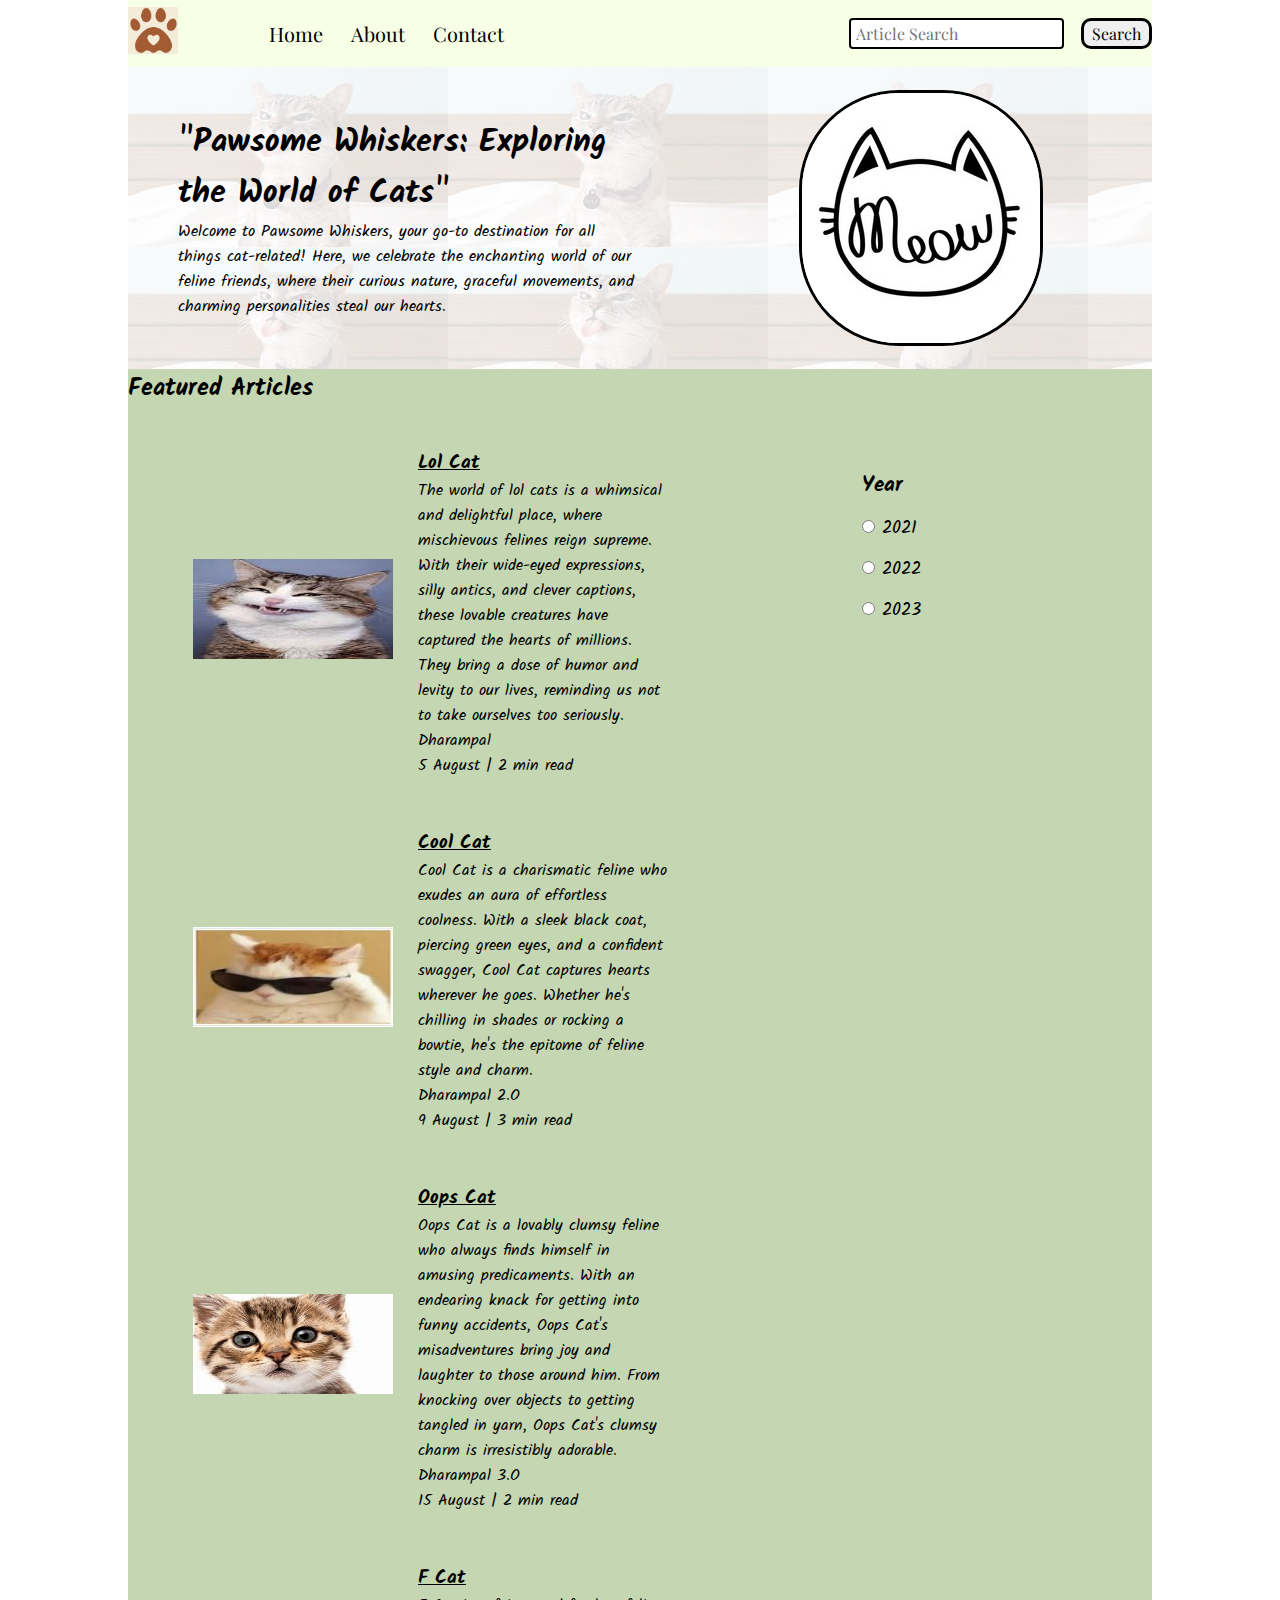
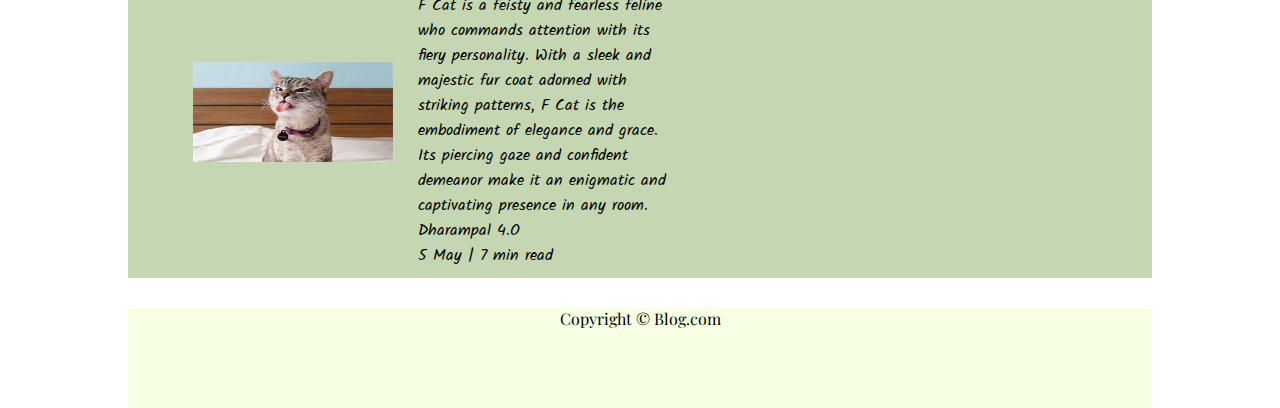
<file: index.html>
<!DOCTYPE html>
<html lang="en">
<head>
    <meta charset="UTF-8">
    <meta name="viewport" content="width=device-width, initial-scale=1.0">
    <title>Pawsome Whiskers</title>
    <link rel="stylesheet" href="css/utils.css">
    <link rel="stylesheet" href="css/styles.css">
    <link rel="stylesheet" href="css/mobile.css">
    <!-- <link href="https://cdn.jsdelivr.net/npm/bootstrap@5.3.0/dist/css/bootstrap.min.css" rel="stylesheet" integrity="sha384-9ndCyUaIbzAi2FUVXJi0CjmCapSmO7SnpJef0486qhLnuZ2cdeRhO02iuK6FUUVM" crossorigin="anonymous"> -->
    <link rel="preconnect" href="https://fonts.googleapis.com">
    <link rel="preconnect" href="https://fonts.gstatic.com" crossorigin>
    <link href="https://fonts.googleapis.com/css2?family=Fasthand&family=Kalam:wght@300&family=Playfair+Display&display=swap" rel="stylesheet">
</head>
<body>
    <nav class="navigation max-width-1 m-auto ">
        <div class="nav-left">
            <a href="/">
                <span><img src="images/v987-11a.jpg" alt="logo" width="50
                    px"></span>
            </a>
            <ul>
                <li><a href="index.html">Home</a></li>
                <li><a href="">About</a></li>
                <li><a href="./contact.html">Contact</a></li>
            </ul>
        </div>
        <div class="nav-right">
            <form action="./search.html" name="query" method="get">
                <input class="form-input" type="text" placeholder="Article Search">
                <button class="btn">Search</button>
            </form>
        </div>
    </nav>

    <div class="content max-width-1 m-auto">
        <div class="content-left">
            <h1>"Pawsome Whiskers: Exploring the World of Cats"</h1>
            <p>Welcome to Pawsome Whiskers, your go-to destination for all things cat-related! Here, we celebrate the enchanting world of our feline friends, where their curious nature, graceful movements, and charming personalities steal our hearts.</p>
        </div>
        <div class="content-right">
            <img src="images/logo" alt="img">
        </div>
    </div>
    <!-- <div class="max-width-1 m-auto">
        <hr>
    </div> -->
    <div class="home-articles max-width-1 m-auto font2">
        <div class="year-box  adjust-year">
        <h3>Year</h3>
        <div>
            <input type="radio" name="year" id=""> 2021
        </div>

        <div>
            <input type="radio" name="year" id=""> 2022
        </div>

        <div>
            <input type="radio" name="year" id=""> 2023
        </div>
    </div>
        <h2>Featured Articles</h2>
        <div class="home-article">
            <div class="home-article-img">
                <img src="images/th.jpg" alt="cat1">
            </div>
            <div class="home-article-content">
                <a href="/"><h3>Lol Cat</h3></a>
                <p>The world of lol cats is a whimsical and delightful place, where mischievous felines reign supreme. With their wide-eyed expressions, silly antics, and clever captions, these lovable creatures have captured the hearts of millions. They bring a dose of humor and levity to our lives, reminding us not to take ourselves too seriously. </p>
                <div>Dharampal</div>
                <span>5 August | 2 min read</span>
            </div>
        </div>

        <div class="home-article">
            <div class="home-article-img">
                <img src="images/th (2).jpg" alt="cat1">
            </div>
            <div class="home-article-content">
                <a href="/"><h3>Cool Cat</h3></a>
                <p>Cool Cat is a charismatic feline who exudes an aura of effortless coolness. With a sleek black coat, piercing green eyes, and a confident swagger, Cool Cat captures hearts wherever he goes. Whether he's chilling in shades or rocking a bowtie, he's the epitome of feline style and charm. </p>
                <div>Dharampal 2.O</div>
                <span>9 August | 3 min read</span>
            </div>
        </div>

        <div class="home-article">
            <div class="home-article-img">
                <img src="images/th (3).jpg" alt="cat1">
            </div>
            <div class="home-article-content">
                <a href="/"><h3>Oops Cat</h3></a>
                <p>Oops Cat is a lovably clumsy feline who always finds himself in amusing predicaments. With an endearing knack for getting into funny accidents, Oops Cat's misadventures bring joy and laughter to those around him. From knocking over objects to getting tangled in yarn, Oops Cat's clumsy charm is irresistibly adorable. </p>
                <div>Dharampal 3.O</div>
                <span>15 August | 2 min read</span>
            </div>
        </div>

        <div class="home-article">
            <div class="home-article-img">
                <img src="images/th (1).jpg" alt="cat1">
            </div>
            <div class="home-article-content">
                <a href="/"><h3>F Cat</h3></a>
                <p>F Cat is a feisty and fearless feline who commands attention with its fiery personality. With a sleek and majestic fur coat adorned with striking patterns, F Cat is the embodiment of elegance and grace. Its piercing gaze and confident demeanor make it an enigmatic and captivating presence in any room.
                </p>
                <div>Dharampal 4.O</div>
                <span>5 May | 7 min read</span>
            </div>
        </div>
    </div>
    <div class="footer max-width-1 m-auto">
        <p>Copyright &copy; Blog.com</p>
        <!-- <a href="https://www.vecteezy.com/vector-art/5022141-overhead-shot-of-man-working-on-laptop-flat-lay-top-view-office-table-home-learning-hand-typing-on-laptop">Credits:Vecteezy</a> -->
    </div>
    <!-- <script src="https://cdn.jsdelivr.net/npm/bootstrap@5.3.0/dist/js/bootstrap.bundle.min.js" integrity="sha384-geWF76RCwLtnZ8qwWowPQNguL3RmwHVBC9FhGdlKrxdiJJigb/j/68SIy3Te4Bkz" crossorigin="anonymous"></script>
</body> -->
</html>
</file>
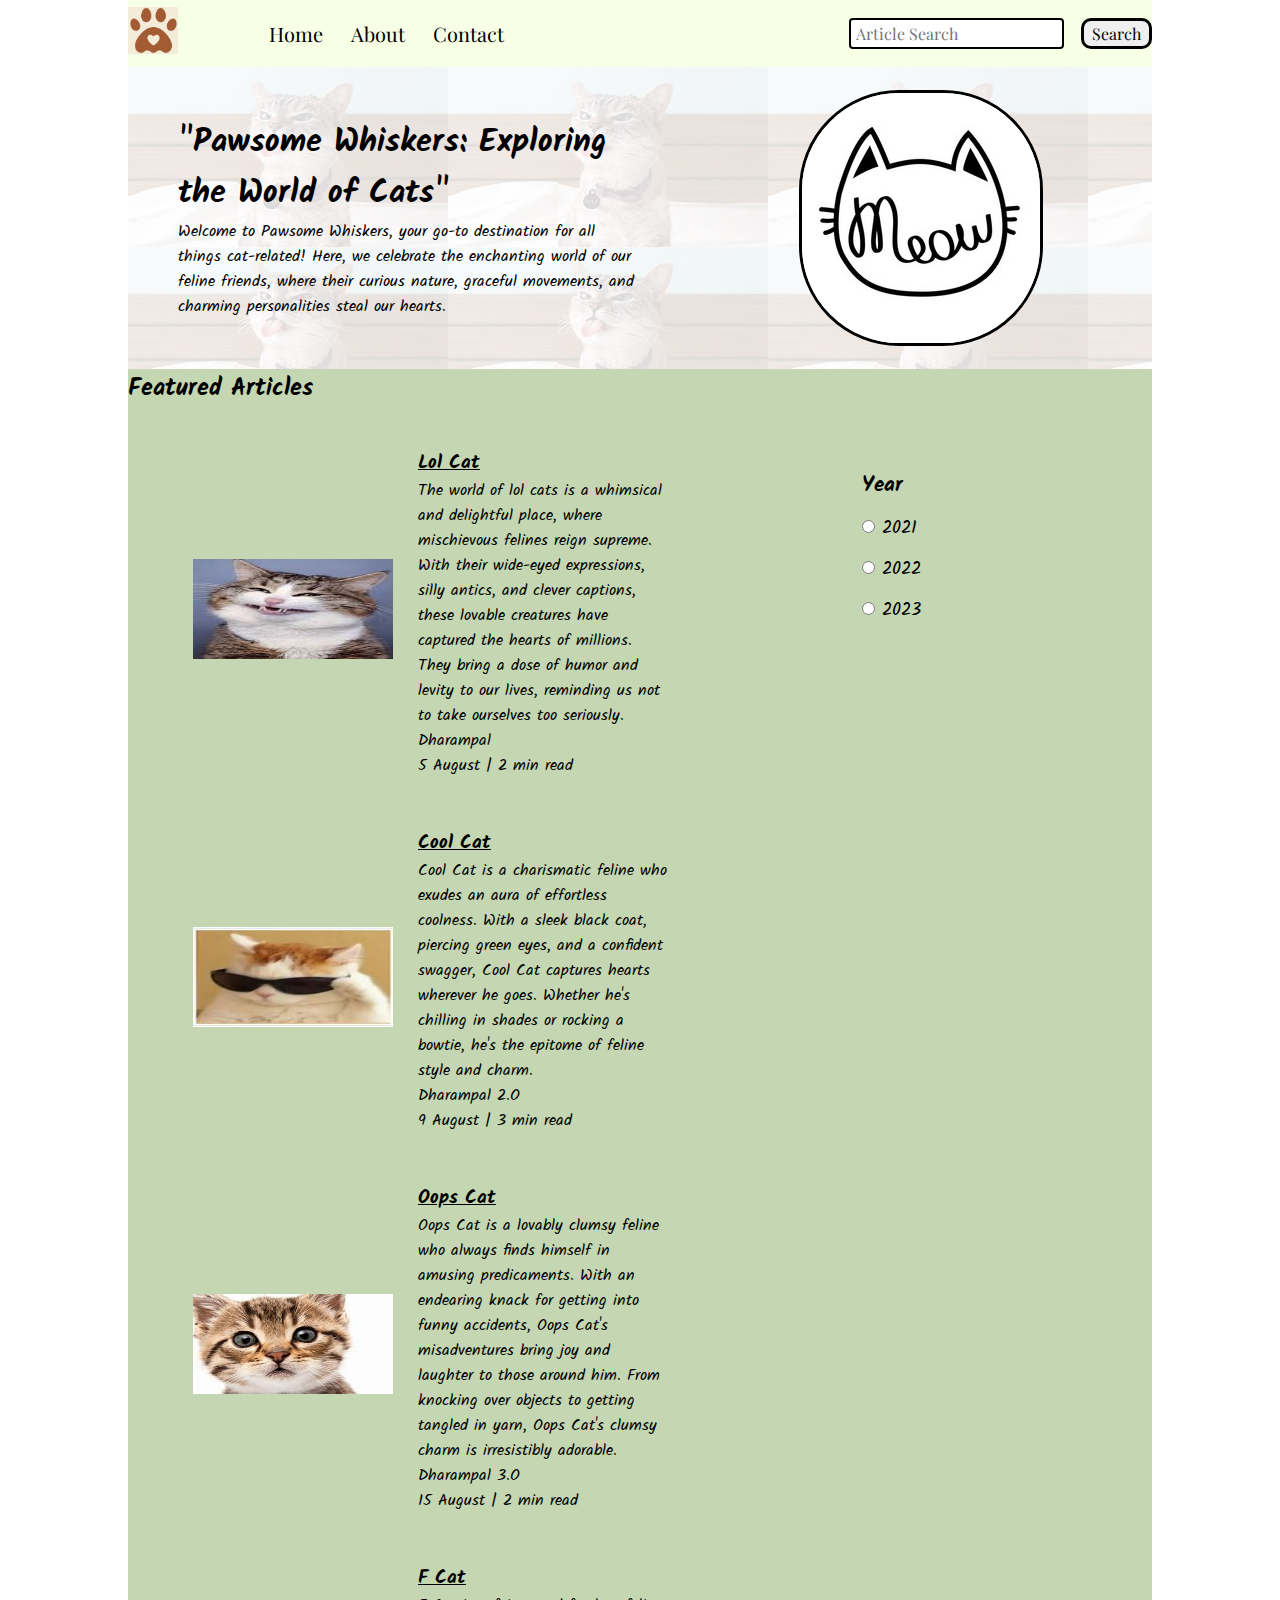
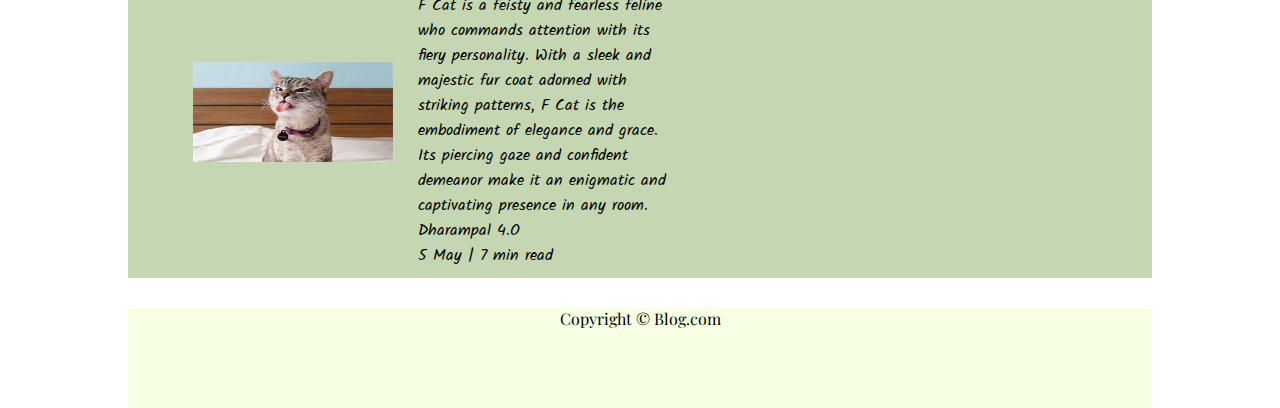
<file: blog-website/index.html>
<!DOCTYPE html>
<html lang="en">
<head>
    <meta charset="UTF-8">
    <meta name="viewport" content="width=device-width, initial-scale=1.0">
    <title>Pawsome Whiskers</title>
    <link rel="stylesheet" href="css/utils.css">
    <link rel="stylesheet" href="css/styles.css">
    <link rel="stylesheet" href="css/mobile.css">
    <!-- <link href="https://cdn.jsdelivr.net/npm/bootstrap@5.3.0/dist/css/bootstrap.min.css" rel="stylesheet" integrity="sha384-9ndCyUaIbzAi2FUVXJi0CjmCapSmO7SnpJef0486qhLnuZ2cdeRhO02iuK6FUUVM" crossorigin="anonymous"> -->
    <link rel="preconnect" href="https://fonts.googleapis.com">
    <link rel="preconnect" href="https://fonts.gstatic.com" crossorigin>
    <link href="https://fonts.googleapis.com/css2?family=Fasthand&family=Kalam:wght@300&family=Playfair+Display&display=swap" rel="stylesheet">
</head>
<body>
    <nav class="navigation max-width-1 m-auto ">
        <div class="nav-left">
            <a href="/">
                <span><img src="images/v987-11a.jpg" alt="logo" width="50
                    px"></span>
            </a>
            <ul>
                <li><a href="/">Home</a></li>
                <li><a href="">About</a></li>
                <li><a href="./contact.html">Contact</a></li>
            </ul>
        </div>
        <div class="nav-right">
            <form action="/search.html" name="query" method="get">
                <input class="form-input" type="text" placeholder="Article Search">
                <button class="btn">Search</button>
            </form>
        </div>
    </nav>

    <div class="content max-width-1 m-auto">
        <div class="content-left">
            <h1>"Pawsome Whiskers: Exploring the World of Cats"</h1>
            <p>Welcome to Pawsome Whiskers, your go-to destination for all things cat-related! Here, we celebrate the enchanting world of our feline friends, where their curious nature, graceful movements, and charming personalities steal our hearts.</p>
        </div>
        <div class="content-right">
            <img src="images/logo" alt="img">
        </div>
    </div>
    <!-- <div class="max-width-1 m-auto">
        <hr>
    </div> -->
    <div class="home-articles max-width-1 m-auto font2">
        <div class="year-box  adjust-year">
        <h3>Year</h3>
        <div>
            <input type="radio" name="year" id=""> 2021
        </div>

        <div>
            <input type="radio" name="year" id=""> 2022
        </div>

        <div>
            <input type="radio" name="year" id=""> 2023
        </div>
    </div>
        <h2>Featured Articles</h2>
        <div class="home-article">
            <div class="home-article-img">
                <img src="images/th.jpg" alt="cat1">
            </div>
            <div class="home-article-content">
                <a href="/"><h3>Lol Cat</h3></a>
                <p>The world of lol cats is a whimsical and delightful place, where mischievous felines reign supreme. With their wide-eyed expressions, silly antics, and clever captions, these lovable creatures have captured the hearts of millions. They bring a dose of humor and levity to our lives, reminding us not to take ourselves too seriously. </p>
                <div>Dharampal</div>
                <span>5 August | 2 min read</span>
            </div>
        </div>

        <div class="home-article">
            <div class="home-article-img">
                <img src="images/th (2).jpg" alt="cat1">
            </div>
            <div class="home-article-content">
                <a href="/"><h3>Cool Cat</h3></a>
                <p>Cool Cat is a charismatic feline who exudes an aura of effortless coolness. With a sleek black coat, piercing green eyes, and a confident swagger, Cool Cat captures hearts wherever he goes. Whether he's chilling in shades or rocking a bowtie, he's the epitome of feline style and charm. </p>
                <div>Dharampal 2.O</div>
                <span>9 August | 3 min read</span>
            </div>
        </div>

        <div class="home-article">
            <div class="home-article-img">
                <img src="images/th (3).jpg" alt="cat1">
            </div>
            <div class="home-article-content">
                <a href="/"><h3>Oops Cat</h3></a>
                <p>Oops Cat is a lovably clumsy feline who always finds himself in amusing predicaments. With an endearing knack for getting into funny accidents, Oops Cat's misadventures bring joy and laughter to those around him. From knocking over objects to getting tangled in yarn, Oops Cat's clumsy charm is irresistibly adorable. </p>
                <div>Dharampal 3.O</div>
                <span>15 August | 2 min read</span>
            </div>
        </div>

        <div class="home-article">
            <div class="home-article-img">
                <img src="images/th (1).jpg" alt="cat1">
            </div>
            <div class="home-article-content">
                <a href="/"><h3>F Cat</h3></a>
                <p>F Cat is a feisty and fearless feline who commands attention with its fiery personality. With a sleek and majestic fur coat adorned with striking patterns, F Cat is the embodiment of elegance and grace. Its piercing gaze and confident demeanor make it an enigmatic and captivating presence in any room.
                </p>
                <div>Dharampal 4.O</div>
                <span>5 May | 7 min read</span>
            </div>
        </div>
    </div>
    <div class="footer max-width-1 m-auto">
        <p>Copyright &copy; Blog.com</p>
        <!-- <a href="https://www.vecteezy.com/vector-art/5022141-overhead-shot-of-man-working-on-laptop-flat-lay-top-view-office-table-home-learning-hand-typing-on-laptop">Credits:Vecteezy</a> -->
    </div>
    <!-- <script src="https://cdn.jsdelivr.net/npm/bootstrap@5.3.0/dist/js/bootstrap.bundle.min.js" integrity="sha384-geWF76RCwLtnZ8qwWowPQNguL3RmwHVBC9FhGdlKrxdiJJigb/j/68SIy3Te4Bkz" crossorigin="anonymous"></script>
</body> -->
</html>
</file>
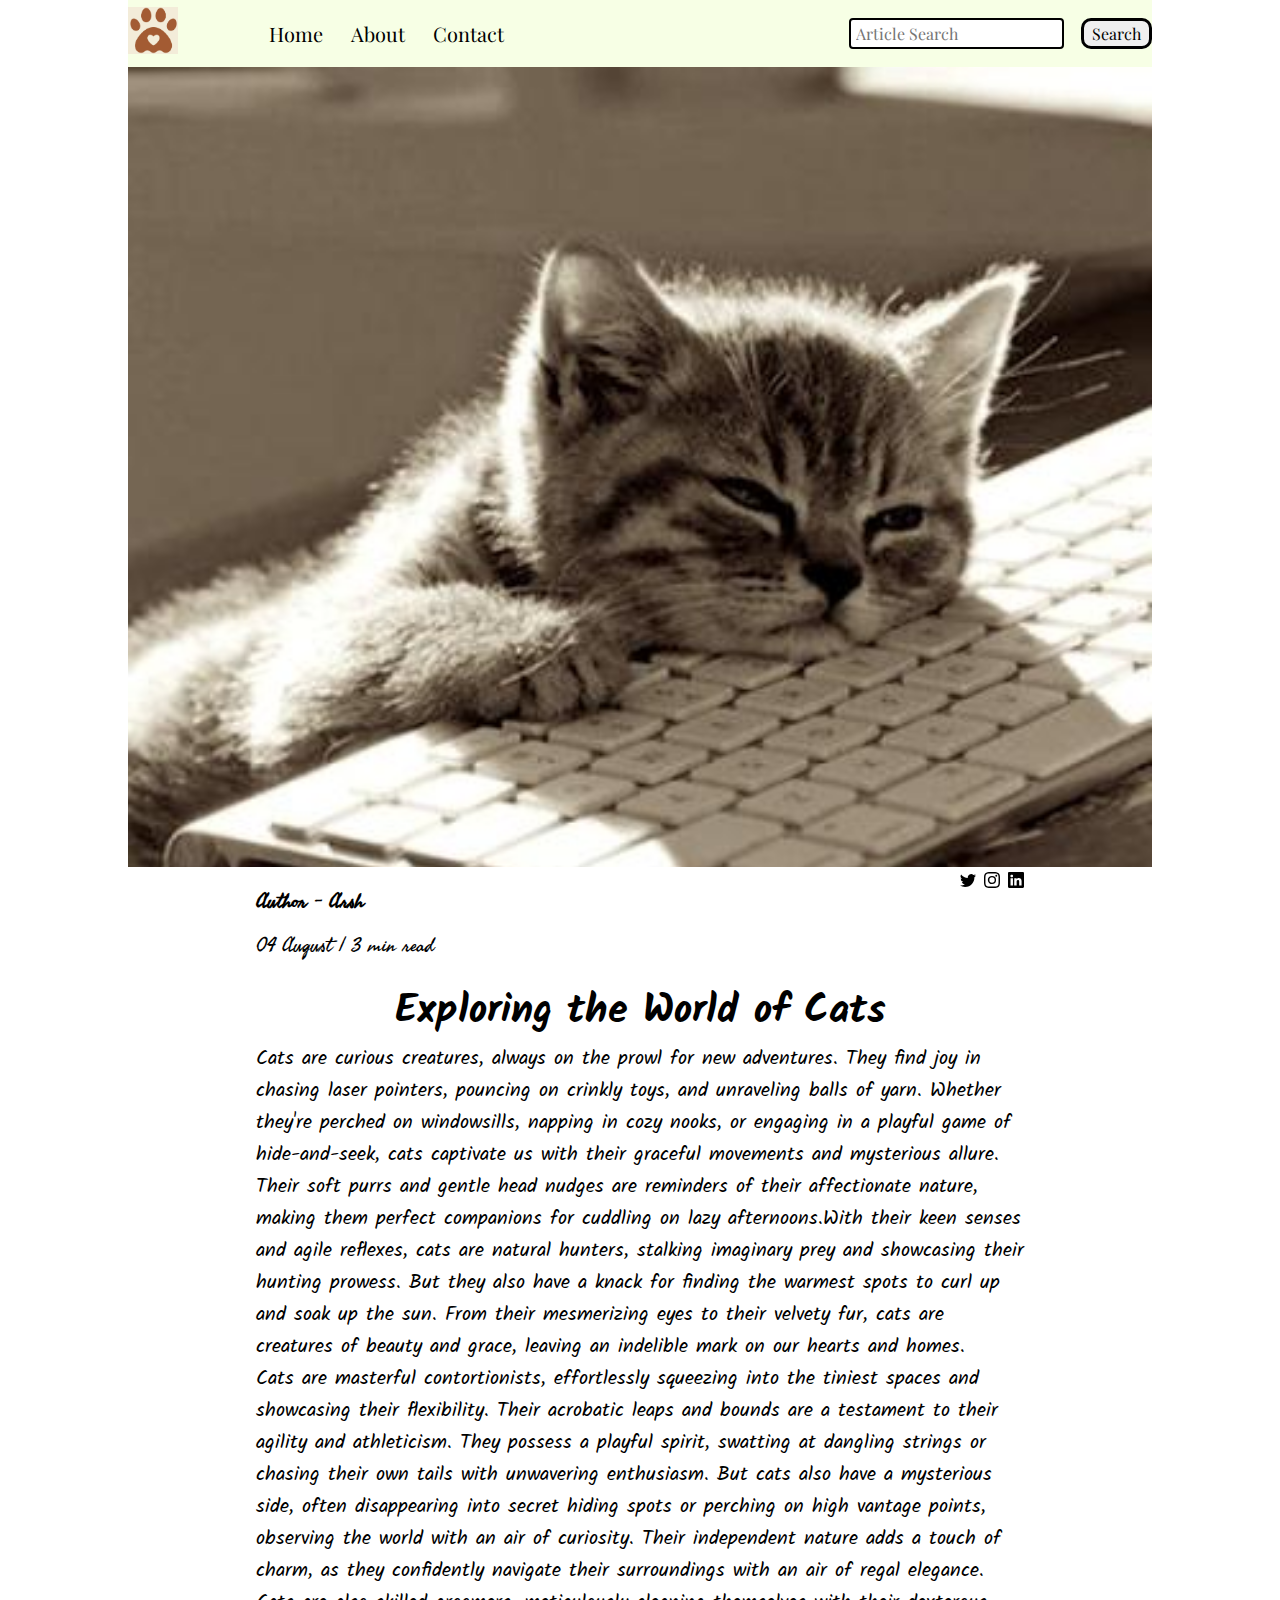
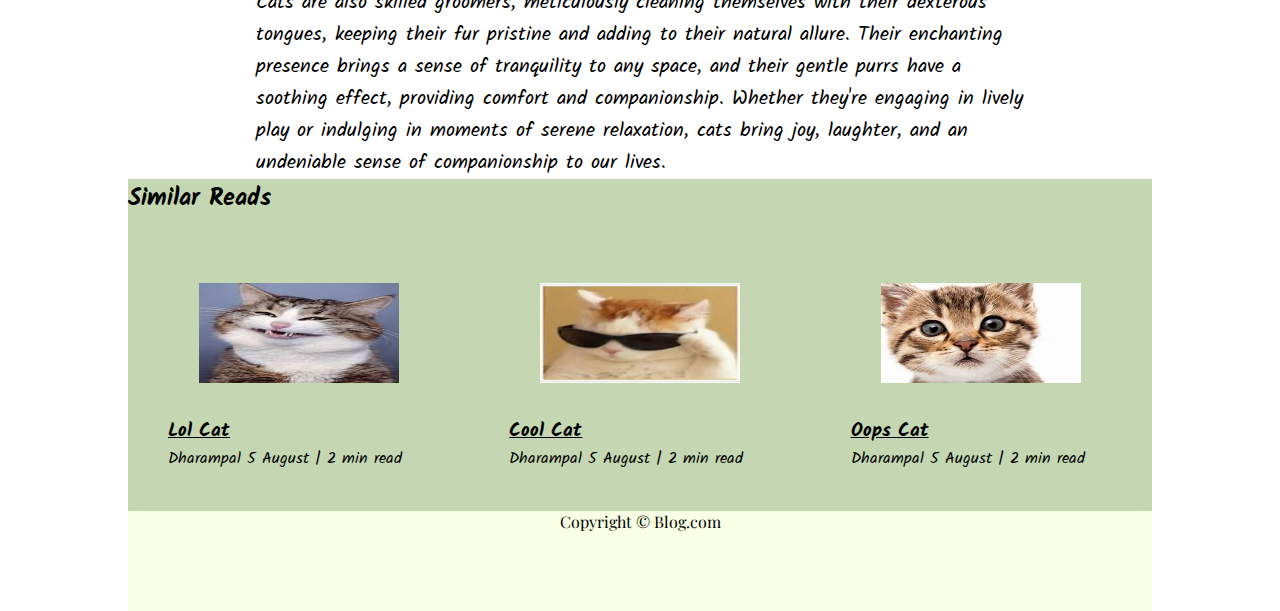
<file: blog.html>
<!DOCTYPE html>
<html lang="en">
<head>
    <meta charset="UTF-8">
    <meta name="viewport" content="width=device-width, initial-scale=1.0">
    
    <title>Pawsome Whiskers</title>
    <link rel="stylesheet" href="css/blog.css">
    <link rel="stylesheet" href="css/utils.css">
    <link rel="stylesheet" href="css/styles.css">
    <link rel="stylesheet" href="css/mobile.css">
    <link href="https://cdn.jsdelivr.net/npm/bootstrap@5.3.0/dist/css/bootstrap.min.css" rel="stylesheet" integrity="sha384-9ndCyUaIbzAi2FUVXJi0CjmCapSmO7SnpJef0486qhLnuZ2cdeRhO02iuK6FUUVM" crossorigin="anonymous">
    <link rel="preconnect" href="https://fonts.googleapis.com">
    <link rel="preconnect" href="https://fonts.gstatic.com" crossorigin>
    <link href="https://fonts.googleapis.com/css2?family=Fasthand&family=Kalam:wght@300&family=Playfair+Display&display=swap" rel="stylesheet">
</head>
<body>
    <nav class="navigation max-width-1 m-auto">
        <div class="nav-left">
            <a href="/">
                <span><img src="images/v987-11a.jpg" alt="logo" width="50
                    px"></span>
            </a>
            <ul>
                <li><a href="./index.html">Home</a></li>
                <li><a href="">About</a></li>
                <li><a href="./contact.html">Contact</a></li>
            </ul>
        </div>
        <div class="nav-right">
            <form action="./search.html" name="query" method="get">
                <input class="form-input" type="text" placeholder="Article Search">
                <button class="btn">Search</button>
            </form>
        </div>
    </nav>

    <div class="post-img max-width-1 m-auto">
        <img class="max-width-1" src="./images/catto.jpg" alt="cat">
    </div>

    <div class="m-auto blog-post-content max-width-2 ">
        <div class="blog-post-meta">
            <div class="author-info">
                <div>
                    <b>Author - Arsh</b>
                </div>
                <div>
                    04 August  |  3 min read
                </div>
            </div>
            <div class="social">
                <svg xmlns="http://www.w3.org/2000/svg" width="16" height="16" fill="currentColor" class="bi bi-twitter" viewBox="0 0 16 16">
                    <path d="M5.026 15c6.038 0 9.341-5.003 9.341-9.334 0-.14 0-.282-.006-.422A6.685 6.685 0 0 0 16 3.542a6.658 6.658 0 0 1-1.889.518 3.301 3.301 0 0 0 1.447-1.817 6.533 6.533 0 0 1-2.087.793A3.286 3.286 0 0 0 7.875 6.03a9.325 9.325 0 0 1-6.767-3.429 3.289 3.289 0 0 0 1.018 4.382A3.323 3.323 0 0 1 .64 6.575v.045a3.288 3.288 0 0 0 2.632 3.218 3.203 3.203 0 0 1-.865.115 3.23 3.23 0 0 1-.614-.057 3.283 3.283 0 0 0 3.067 2.277A6.588 6.588 0 0 1 .78 13.58a6.32 6.32 0 0 1-.78-.045A9.344 9.344 0 0 0 5.026 15z"/>
                  </svg>
                  <svg xmlns="http://www.w3.org/2000/svg" width="16" height="16" fill="currentColor" class="bi bi-instagram" viewBox="0 0 16 16">
                    <path d="M8 0C5.829 0 5.556.01 4.703.048 3.85.088 3.269.222 2.76.42a3.917 3.917 0 0 0-1.417.923A3.927 3.927 0 0 0 .42 2.76C.222 3.268.087 3.85.048 4.7.01 5.555 0 5.827 0 8.001c0 2.172.01 2.444.048 3.297.04.852.174 1.433.372 1.942.205.526.478.972.923 1.417.444.445.89.719 1.416.923.51.198 1.09.333 1.942.372C5.555 15.99 5.827 16 8 16s2.444-.01 3.298-.048c.851-.04 1.434-.174 1.943-.372a3.916 3.916 0 0 0 1.416-.923c.445-.445.718-.891.923-1.417.197-.509.332-1.09.372-1.942C15.99 10.445 16 10.173 16 8s-.01-2.445-.048-3.299c-.04-.851-.175-1.433-.372-1.941a3.926 3.926 0 0 0-.923-1.417A3.911 3.911 0 0 0 13.24.42c-.51-.198-1.092-.333-1.943-.372C10.443.01 10.172 0 7.998 0h.003zm-.717 1.442h.718c2.136 0 2.389.007 3.232.046.78.035 1.204.166 1.486.275.373.145.64.319.92.599.28.28.453.546.598.92.11.281.24.705.275 1.485.039.843.047 1.096.047 3.231s-.008 2.389-.047 3.232c-.035.78-.166 1.203-.275 1.485a2.47 2.47 0 0 1-.599.919c-.28.28-.546.453-.92.598-.28.11-.704.24-1.485.276-.843.038-1.096.047-3.232.047s-2.39-.009-3.233-.047c-.78-.036-1.203-.166-1.485-.276a2.478 2.478 0 0 1-.92-.598 2.48 2.48 0 0 1-.6-.92c-.109-.281-.24-.705-.275-1.485-.038-.843-.046-1.096-.046-3.233 0-2.136.008-2.388.046-3.231.036-.78.166-1.204.276-1.486.145-.373.319-.64.599-.92.28-.28.546-.453.92-.598.282-.11.705-.24 1.485-.276.738-.034 1.024-.044 2.515-.045v.002zm4.988 1.328a.96.96 0 1 0 0 1.92.96.96 0 0 0 0-1.92zm-4.27 1.122a4.109 4.109 0 1 0 0 8.217 4.109 4.109 0 0 0 0-8.217zm0 1.441a2.667 2.667 0 1 1 0 5.334 2.667 2.667 0 0 1 0-5.334z"/>
                  </svg>
                  <svg xmlns="http://www.w3.org/2000/svg" width="16" height="16" fill="currentColor" class="bi bi-linkedin" viewBox="0 0 16 16">
                    <path d="M0 1.146C0 .513.526 0 1.175 0h13.65C15.474 0 16 .513 16 1.146v13.708c0 .633-.526 1.146-1.175 1.146H1.175C.526 16 0 15.487 0 14.854V1.146zm4.943 12.248V6.169H2.542v7.225h2.401zm-1.2-8.212c.837 0 1.358-.554 1.358-1.248-.015-.709-.52-1.248-1.342-1.248-.822 0-1.359.54-1.359 1.248 0 .694.521 1.248 1.327 1.248h.016zm4.908 8.212V9.359c0-.216.016-.432.08-.586.173-.431.568-.878 1.232-.878.869 0 1.216.662 1.216 1.634v3.865h2.401V9.25c0-2.22-1.184-3.252-2.764-3.252-1.274 0-1.845.7-2.165 1.193v.025h-.016a5.54 5.54 0 0 1 .016-.025V6.169h-2.4c.03.678 0 7.225 0 7.225h2.4z"/>
                  </svg>
            </div>
        </div>
            <h1>Exploring the World of Cats</h1>
            <p>Cats are curious creatures, always on the prowl for new adventures. They find joy in chasing laser pointers, pouncing on crinkly toys, and unraveling balls of yarn. Whether they're perched on windowsills, napping in cozy nooks, or engaging in a playful game of hide-and-seek, cats captivate us with their graceful movements and mysterious allure. Their soft purrs and gentle head nudges are reminders of their affectionate nature, making them perfect companions for cuddling on lazy afternoons.With their keen senses and agile reflexes, cats are natural hunters, stalking imaginary prey and showcasing their hunting prowess. But they also have a knack for finding the warmest spots to curl up and soak up the sun. From their mesmerizing eyes to their velvety fur, cats are creatures of beauty and grace, leaving an indelible mark on our hearts and homes. </p>
            <p>Cats are masterful contortionists, effortlessly squeezing into the tiniest spaces and showcasing their flexibility. Their acrobatic leaps and bounds are a testament to their agility and athleticism. They possess a playful spirit, swatting at dangling strings or chasing their own tails with unwavering enthusiasm. But cats also have a mysterious side, often disappearing into secret hiding spots or perching on high vantage points, observing the world with an air of curiosity. Their independent nature adds a touch of charm, as they confidently navigate their surroundings with an air of regal elegance. Cats are also skilled groomers, meticulously cleaning themselves with their dexterous tongues, keeping their fur pristine and adding to their natural allure. Their enchanting presence brings a sense of tranquility to any space, and their gentle purrs have a soothing effect, providing comfort and companionship. Whether they're engaging in lively play or indulging in moments of serene relaxation, cats bring joy, laughter, and an undeniable sense of companionship to our lives.</p>
        </div>  

    <div class="home-articles max-width-1 m-auto font2">
        <h2>Similar Reads</h2>
        <div class="row ">
            <div class="home-article more-post">
                <div class="home-article-img">
                    <img src="images/th.jpg" alt="cat1">
                </div>
                <div class="home-article-content">
                    <a href="/"><h3>Lol Cat</h3></a>
                    <!-- <p>The world of lol cats is a whimsical and delightful place, where mischievous felines reign supreme. With their wide-eyed expressions, silly antics, and clever captions, these lovable creatures have captured the hearts of millions. They bring a dose of humor and levity to our lives, reminding us not to take ourselves too seriously. </p> -->
                    <span>Dharampal</span>
                    <span>5 August | 2 min read</span>
                </div>
            </div>
    
            <div class="home-article more-post">
                <div class="home-article-img">
                    <img src="images/th (2).jpg" alt="cat1">
                </div>
                <div class="home-article-content">
                    <a href="/"><h3>Cool Cat</h3></a>
                    <!-- <p>The world of lol cats is a whimsical and delightful place, where mischievous felines reign supreme. With their wide-eyed expressions, silly antics, and clever captions, these lovable creatures have captured the hearts of millions. They bring a dose of humor and levity to our lives, reminding us not to take ourselves too seriously. </p> -->
                    <span>Dharampal</span>
                    <span>5 August | 2 min read</span>
                </div>
            </div>
    
            <div class="home-article more-post">
                <div class="home-article-img">
                    <img src="images/th (3).jpg" alt="cat1">
                </div>
                <div class="home-article-content">
                    <a href="/"><h3>Oops Cat</h3></a>
                    <!-- <p>The world of lol cats is a whimsical and delightful place. With their wide-eyed expressions, silly antics, and clever captions, these lovable creatures have captured the hearts of millions. They bring a dose of humor and levity to our lives, reminding us not to take ourselves too seriously. </p> -->
                    <span>Dharampal</span>
                    <span>5 August | 2 min read</span>
                </div>
            </div>

        </div>

       
    </div>
    <div class="footer max-width-1 m-auto">
        <p>Copyright &copy; Blog.com</p>
        <!-- <a href="https://www.vecteezy.com/vector-art/5022141-overhead-shot-of-man-working-on-laptop-flat-lay-top-view-office-table-home-learning-hand-typing-on-laptop">Credits:Vecteezy</a> -->
    </div>
    <script src="https://cdn.jsdelivr.net/npm/bootstrap@5.3.0/dist/js/bootstrap.bundle.min.js" integrity="sha384-geWF76RCwLtnZ8qwWowPQNguL3RmwHVBC9FhGdlKrxdiJJigb/j/68SIy3Te4Bkz" crossorigin="anonymous"></script>
</body>
</html>
</file>
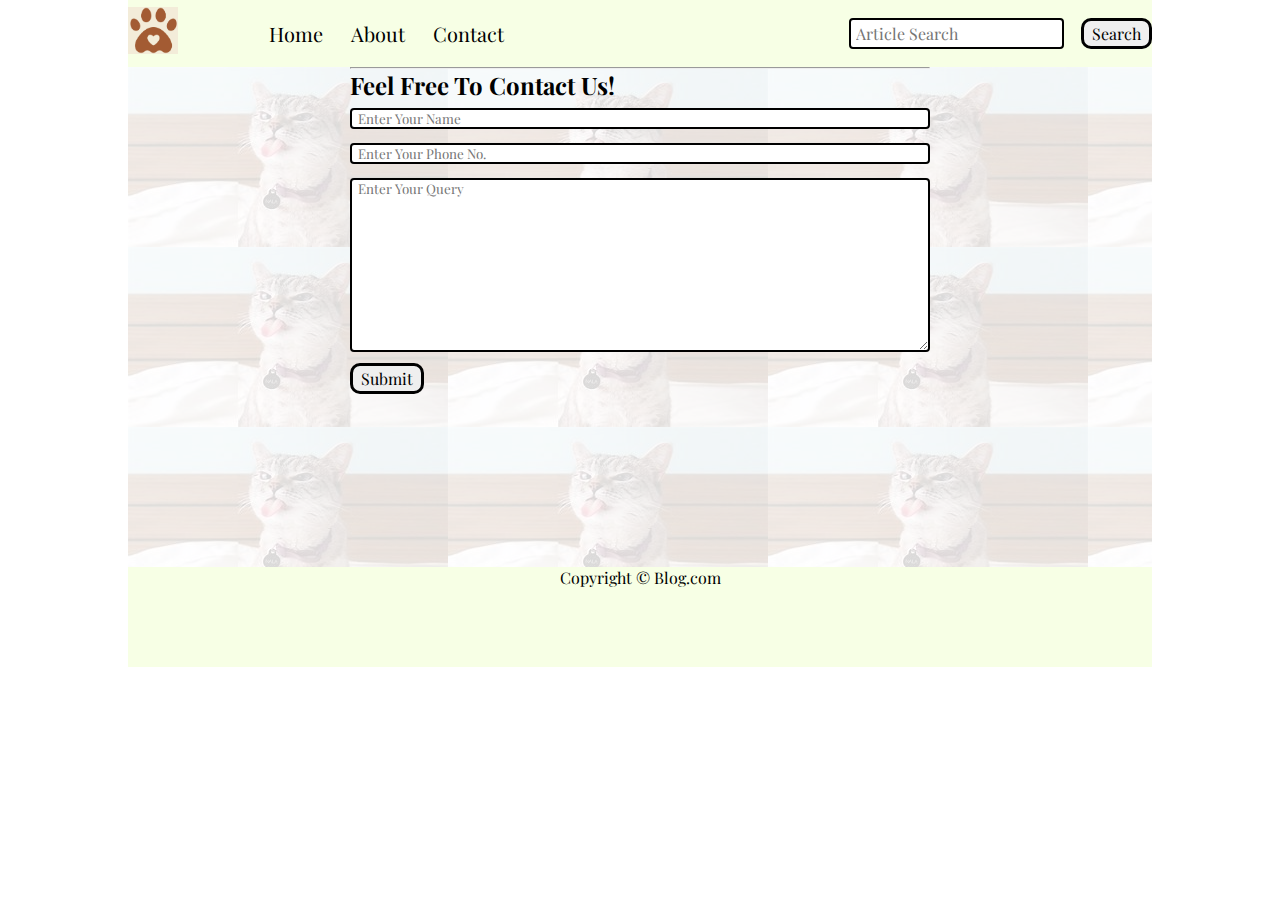
<file: contact.html>
<!DOCTYPE html>
<html lang="en">
<head>
    <meta charset="UTF-8">
    <meta name="viewport" content="width=device-width, initial-scale=1.0">
    <title>Pawsome Whiskers</title>
    <link rel="stylesheet" href="css/utils.css">
    <link rel="stylesheet" href="css/styles.css">
    <link rel="stylesheet" href="css/contact.css">
    <link rel="stylesheet" href="css/mobile.css">
    <link href="https://cdn.jsdelivr.net/npm/bootstrap@5.3.0/dist/css/bootstrap.min.css" rel="stylesheet" integrity="sha384-9ndCyUaIbzAi2FUVXJi0CjmCapSmO7SnpJef0486qhLnuZ2cdeRhO02iuK6FUUVM" crossorigin="anonymous">
    <link rel="preconnect" href="https://fonts.googleapis.com">
    <link rel="preconnect" href="https://fonts.gstatic.com" crossorigin>
    <link href="https://fonts.googleapis.com/css2?family=Fasthand&family=Kalam:wght@300&family=Playfair+Display&display=swap" rel="stylesheet">
</head>
<body>
    <nav class="navigation max-width-1 m-auto">
        <div class="nav-left">
            <a href="/">
                <span><img src="images/v987-11a.jpg" alt="logo" width="50
                    px"></span>
            </a>
            <ul>
                <li><a href="./index.html">Home</a></li>
                <li><a href="">About</a></li>
                <li><a href="./contact.html">Contact</a></li>
            </ul>
        </div>
        <div class="nav-right">
            <form action="search.html" name="query" method="get">
                <input class="form-input" type="text" placeholder="Article Search">
                <button class="btn">Search</button>
            </form>
        </div>
    </nav>

    <div class="content-contact">
        <div class="max-width-1 m-auto"><hr>
            <h2>Feel Free To Contact Us!</h2>

        <div class="contact-form ">
            <div class="form-box">
                <input type="text" placeholder="Enter Your Name">
            </div>
            <div class="form-box">
                <input type="text" placeholder="Enter Your Phone No.">
            </div>
            <div class="form-box">
                <textarea type="text" name="" cols="25" rows="10" placeholder="Enter Your Query"></textarea>
            </div>
            <div class="form-box">
                <button class="btn">Submit</button>
            </div>
        </div>
    </div>
</div>

    <div class="footer max-width-1 m-auto">
        <p>Copyright &copy; Blog.com</p>
        <!-- <a href="https://www.vecteezy.com/vector-art/5022141-overhead-shot-of-man-working-on-laptop-flat-lay-top-view-office-table-home-learning-hand-typing-on-laptop">Credits:Vecteezy</a> -->
    </div>
    <script src="https://cdn.jsdelivr.net/npm/bootstrap@5.3.0/dist/js/bootstrap.bundle.min.js" integrity="sha384-geWF76RCwLtnZ8qwWowPQNguL3RmwHVBC9FhGdlKrxdiJJigb/j/68SIy3Te4Bkz" crossorigin="anonymous"></script>
</body>
</html>
</file>
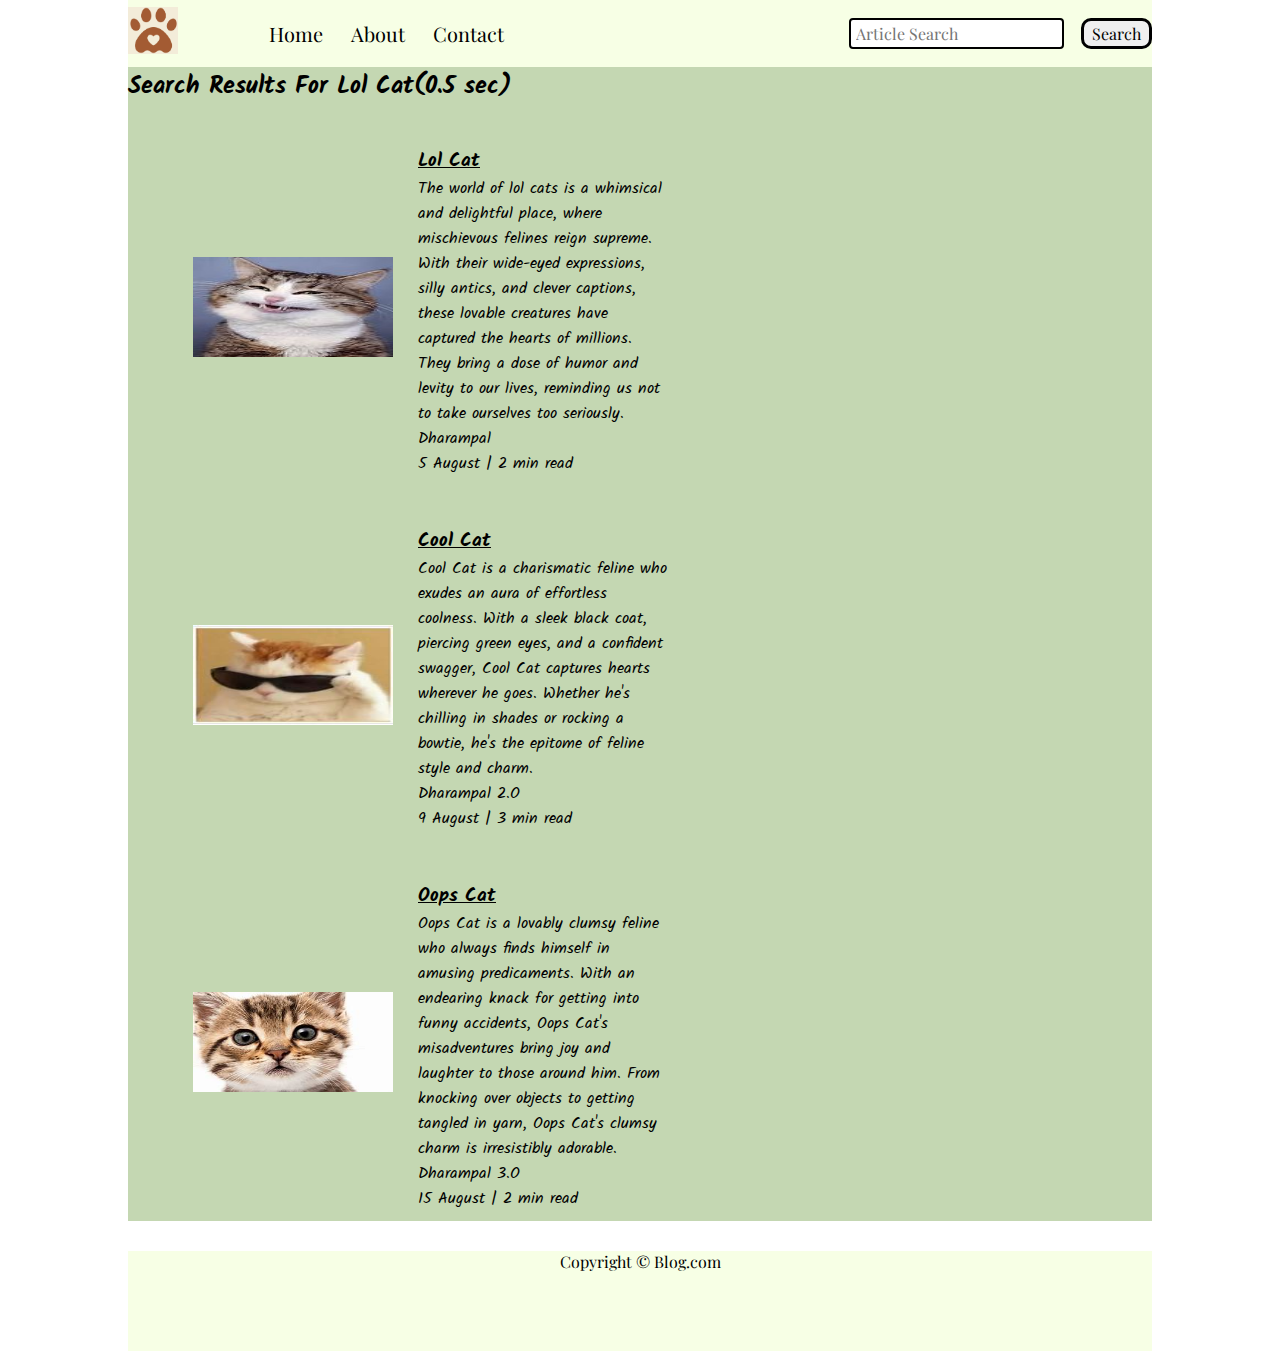
<file: search.html>
<!DOCTYPE html>
<html lang="en">
<head>
    <meta charset="UTF-8">
    <meta name="viewport" content="width=device-width, initial-scale=1.0">
    <title>Pawsome Whiskers</title>
    <link rel="stylesheet" href="css/utils.css">
    <link rel="stylesheet" href="css/styles.css">
    <link rel="stylesheet" href="css/mobile.css">
    <link href="https://cdn.jsdelivr.net/npm/bootstrap@5.3.0/dist/css/bootstrap.min.css" rel="stylesheet" integrity="sha384-9ndCyUaIbzAi2FUVXJi0CjmCapSmO7SnpJef0486qhLnuZ2cdeRhO02iuK6FUUVM" crossorigin="anonymous">
    <link rel="preconnect" href="https://fonts.googleapis.com">
    <link rel="preconnect" href="https://fonts.gstatic.com" crossorigin>
    <link href="https://fonts.googleapis.com/css2?family=Fasthand&family=Kalam:wght@300&family=Playfair+Display&display=swap" rel="stylesheet">
</head>
<body>
    <nav class="navigation max-width-1 m-auto">
        <div class="nav-left">
            <a href="/">
                <span><img src="images/v987-11a.jpg" alt="logo" width="50
                    px"></span>
            </a>
            <ul>
                <li><a href="./index.html">Home</a></li>
                <li><a href="">About</a></li>
                <li><a href="./contact.html">Contact</a></li>
            </ul>
        </div>
        <div class="nav-right">
            <form action="search.html" name="query" method="get">
                <input class="form-input" type="text" placeholder="Article Search">
                <button class="btn">Search</button>
            </form>
        </div>
    </nav>
    <div class="home-articles max-width-1 m-auto font2">
        <h2>Search Results For Lol Cat(0.5 sec) </h2>
        <div class="home-article">
            <div class="home-article-img">
                <img src="images/th.jpg" alt="cat1">
            </div>
            <div class="home-article-content">
                <a href="blog.html"><h3>Lol Cat</h3></a>
                <p>The world of lol cats is a whimsical and delightful place, where mischievous felines reign supreme. With their wide-eyed expressions, silly antics, and clever captions, these lovable creatures have captured the hearts of millions. They bring a dose of humor and levity to our lives, reminding us not to take ourselves too seriously. </p>
                <div>Dharampal</div>
                <span>5 August | 2 min read</span>
            </div>
        </div>

        <div class="home-article">
            <div class="home-article-img">
                <img src="images/th (2).jpg" alt="cat1">
            </div>
            <div class="home-article-content">
                <a href="/"><h3>Cool Cat</h3></a>
                <p>Cool Cat is a charismatic feline who exudes an aura of effortless coolness. With a sleek black coat, piercing green eyes, and a confident swagger, Cool Cat captures hearts wherever he goes. Whether he's chilling in shades or rocking a bowtie, he's the epitome of feline style and charm. </p>
                <div>Dharampal 2.O</div>
                <span>9 August | 3 min read</span>
            </div>
        </div>

        <div class="home-article">
            <div class="home-article-img">
                <img src="images/th (3).jpg" alt="cat1">
            </div>
            <div class="home-article-content">
                <a href="/"><h3>Oops Cat</h3></a>
                <p>Oops Cat is a lovably clumsy feline who always finds himself in amusing predicaments. With an endearing knack for getting into funny accidents, Oops Cat's misadventures bring joy and laughter to those around him. From knocking over objects to getting tangled in yarn, Oops Cat's clumsy charm is irresistibly adorable. </p>
                <div>Dharampal 3.O</div>
                <span>15 August | 2 min read</span>
            </div>
        </div>
    </div>
    <div class="footer max-width-1 m-auto">
        <p>Copyright &copy; Blog.com</p>
        <!-- <a href="https://www.vecteezy.com/vector-art/5022141-overhead-shot-of-man-working-on-laptop-flat-lay-top-view-office-table-home-learning-hand-typing-on-laptop">Credits:Vecteezy</a> -->
    </div>
    <script src="https://cdn.jsdelivr.net/npm/bootstrap@5.3.0/dist/js/bootstrap.bundle.min.js" integrity="sha384-geWF76RCwLtnZ8qwWowPQNguL3RmwHVBC9FhGdlKrxdiJJigb/j/68SIy3Te4Bkz" crossorigin="anonymous"></script>
</body>
</html>
</file>
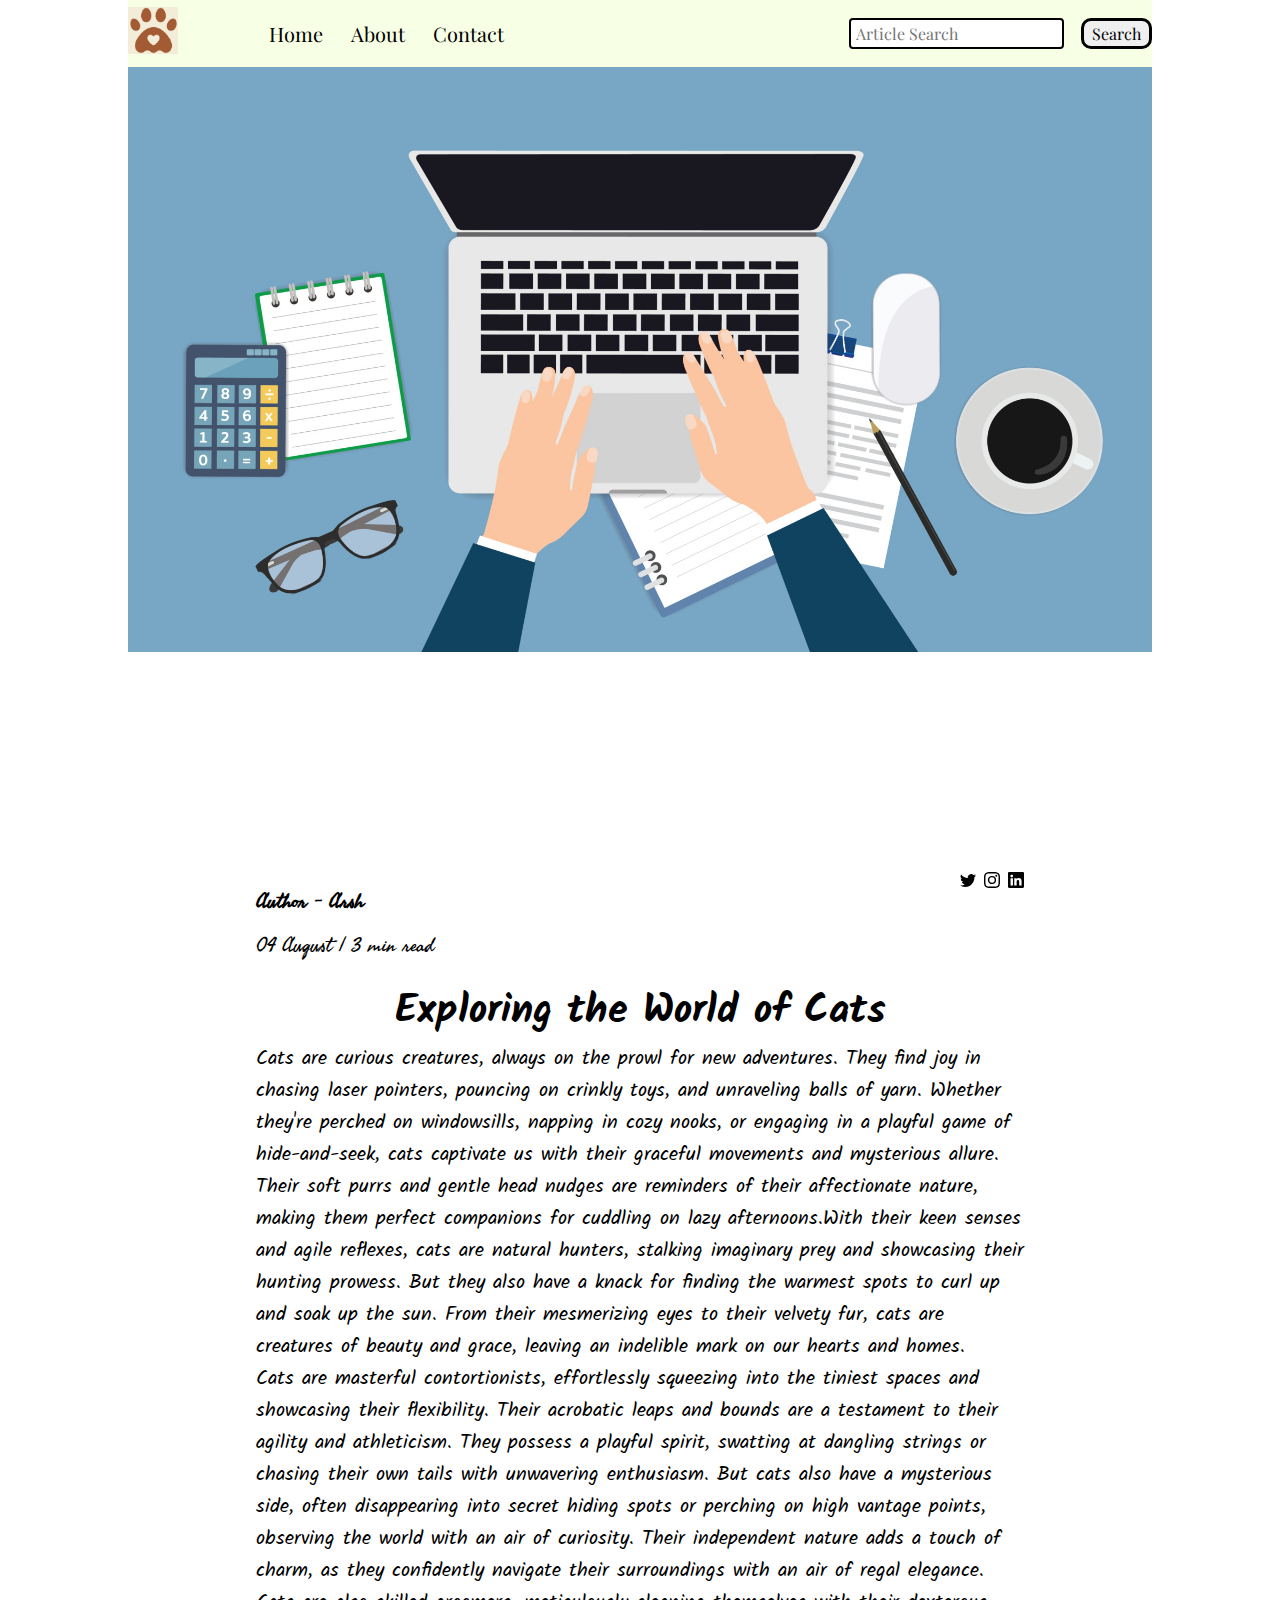
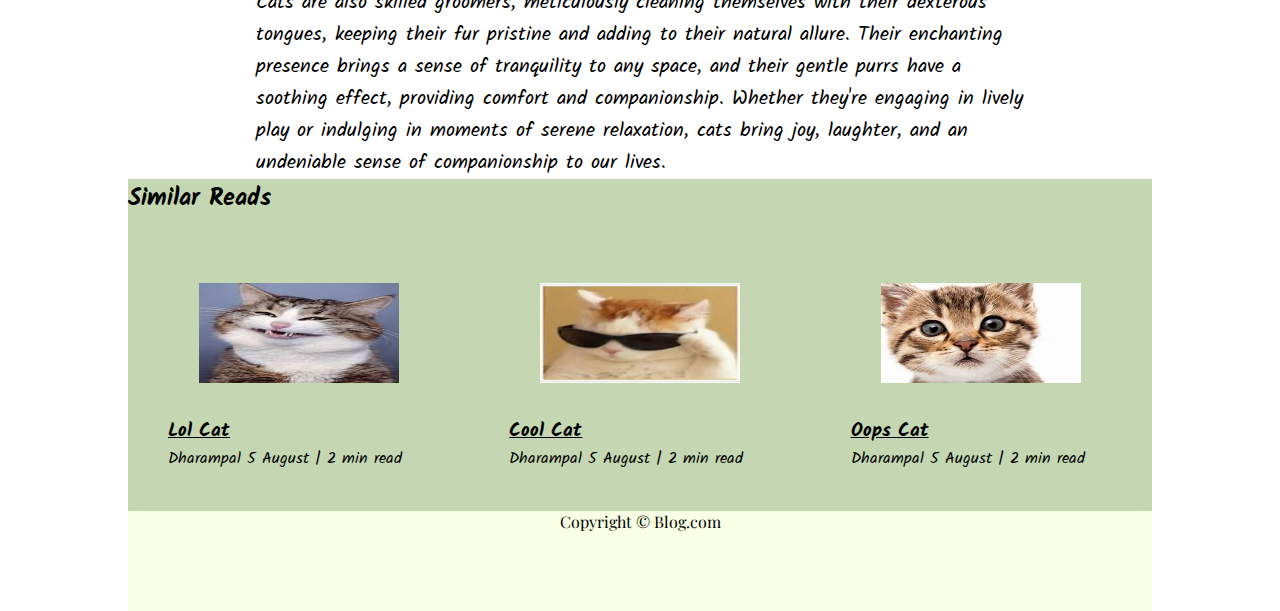
<file: blog-website/blog.html>
<!DOCTYPE html>
<html lang="en">
<head>
    <meta charset="UTF-8">
    <meta name="viewport" content="width=device-width, initial-scale=1.0">
    
    <title>Pawsome Whiskers</title>
    <link rel="stylesheet" href="css/blog.css">
    <link rel="stylesheet" href="css/utils.css">
    <link rel="stylesheet" href="css/styles.css">
    <link rel="stylesheet" href="css/mobile.css">
    <link href="https://cdn.jsdelivr.net/npm/bootstrap@5.3.0/dist/css/bootstrap.min.css" rel="stylesheet" integrity="sha384-9ndCyUaIbzAi2FUVXJi0CjmCapSmO7SnpJef0486qhLnuZ2cdeRhO02iuK6FUUVM" crossorigin="anonymous">
    <link rel="preconnect" href="https://fonts.googleapis.com">
    <link rel="preconnect" href="https://fonts.gstatic.com" crossorigin>
    <link href="https://fonts.googleapis.com/css2?family=Fasthand&family=Kalam:wght@300&family=Playfair+Display&display=swap" rel="stylesheet">
</head>
<body>
    <nav class="navigation max-width-1 m-auto">
        <div class="nav-left">
            <a href="/">
                <span><img src="images/v987-11a.jpg" alt="logo" width="50
                    px"></span>
            </a>
            <ul>
                <li><a href="/">Home</a></li>
                <li><a href="">About</a></li>
                <li><a href="./contact.html">Contact</a></li>
            </ul>
        </div>
        <div class="nav-right">
            <form action="/search.html" name="query" method="get">
                <input class="form-input" type="text" placeholder="Article Search">
                <button class="btn">Search</button>
            </form>
        </div>
    </nav>

    <div class="post-img max-width-1 m-auto">
        <img class="max-width-1" src="./images/vecteezy_overhead-shot-of-man-working-on-laptop-flat-lay-top-view_.jpg" alt="">
    </div>

    <div class="m-auto blog-post-content max-width-2 ">
        <div class="blog-post-meta">
            <div class="author-info">
                <div>
                    <b>Author - Arsh</b>
                </div>
                <div>
                    04 August  |  3 min read
                </div>
            </div>
            <div class="social">
                <svg xmlns="http://www.w3.org/2000/svg" width="16" height="16" fill="currentColor" class="bi bi-twitter" viewBox="0 0 16 16">
                    <path d="M5.026 15c6.038 0 9.341-5.003 9.341-9.334 0-.14 0-.282-.006-.422A6.685 6.685 0 0 0 16 3.542a6.658 6.658 0 0 1-1.889.518 3.301 3.301 0 0 0 1.447-1.817 6.533 6.533 0 0 1-2.087.793A3.286 3.286 0 0 0 7.875 6.03a9.325 9.325 0 0 1-6.767-3.429 3.289 3.289 0 0 0 1.018 4.382A3.323 3.323 0 0 1 .64 6.575v.045a3.288 3.288 0 0 0 2.632 3.218 3.203 3.203 0 0 1-.865.115 3.23 3.23 0 0 1-.614-.057 3.283 3.283 0 0 0 3.067 2.277A6.588 6.588 0 0 1 .78 13.58a6.32 6.32 0 0 1-.78-.045A9.344 9.344 0 0 0 5.026 15z"/>
                  </svg>
                  <svg xmlns="http://www.w3.org/2000/svg" width="16" height="16" fill="currentColor" class="bi bi-instagram" viewBox="0 0 16 16">
                    <path d="M8 0C5.829 0 5.556.01 4.703.048 3.85.088 3.269.222 2.76.42a3.917 3.917 0 0 0-1.417.923A3.927 3.927 0 0 0 .42 2.76C.222 3.268.087 3.85.048 4.7.01 5.555 0 5.827 0 8.001c0 2.172.01 2.444.048 3.297.04.852.174 1.433.372 1.942.205.526.478.972.923 1.417.444.445.89.719 1.416.923.51.198 1.09.333 1.942.372C5.555 15.99 5.827 16 8 16s2.444-.01 3.298-.048c.851-.04 1.434-.174 1.943-.372a3.916 3.916 0 0 0 1.416-.923c.445-.445.718-.891.923-1.417.197-.509.332-1.09.372-1.942C15.99 10.445 16 10.173 16 8s-.01-2.445-.048-3.299c-.04-.851-.175-1.433-.372-1.941a3.926 3.926 0 0 0-.923-1.417A3.911 3.911 0 0 0 13.24.42c-.51-.198-1.092-.333-1.943-.372C10.443.01 10.172 0 7.998 0h.003zm-.717 1.442h.718c2.136 0 2.389.007 3.232.046.78.035 1.204.166 1.486.275.373.145.64.319.92.599.28.28.453.546.598.92.11.281.24.705.275 1.485.039.843.047 1.096.047 3.231s-.008 2.389-.047 3.232c-.035.78-.166 1.203-.275 1.485a2.47 2.47 0 0 1-.599.919c-.28.28-.546.453-.92.598-.28.11-.704.24-1.485.276-.843.038-1.096.047-3.232.047s-2.39-.009-3.233-.047c-.78-.036-1.203-.166-1.485-.276a2.478 2.478 0 0 1-.92-.598 2.48 2.48 0 0 1-.6-.92c-.109-.281-.24-.705-.275-1.485-.038-.843-.046-1.096-.046-3.233 0-2.136.008-2.388.046-3.231.036-.78.166-1.204.276-1.486.145-.373.319-.64.599-.92.28-.28.546-.453.92-.598.282-.11.705-.24 1.485-.276.738-.034 1.024-.044 2.515-.045v.002zm4.988 1.328a.96.96 0 1 0 0 1.92.96.96 0 0 0 0-1.92zm-4.27 1.122a4.109 4.109 0 1 0 0 8.217 4.109 4.109 0 0 0 0-8.217zm0 1.441a2.667 2.667 0 1 1 0 5.334 2.667 2.667 0 0 1 0-5.334z"/>
                  </svg>
                  <svg xmlns="http://www.w3.org/2000/svg" width="16" height="16" fill="currentColor" class="bi bi-linkedin" viewBox="0 0 16 16">
                    <path d="M0 1.146C0 .513.526 0 1.175 0h13.65C15.474 0 16 .513 16 1.146v13.708c0 .633-.526 1.146-1.175 1.146H1.175C.526 16 0 15.487 0 14.854V1.146zm4.943 12.248V6.169H2.542v7.225h2.401zm-1.2-8.212c.837 0 1.358-.554 1.358-1.248-.015-.709-.52-1.248-1.342-1.248-.822 0-1.359.54-1.359 1.248 0 .694.521 1.248 1.327 1.248h.016zm4.908 8.212V9.359c0-.216.016-.432.08-.586.173-.431.568-.878 1.232-.878.869 0 1.216.662 1.216 1.634v3.865h2.401V9.25c0-2.22-1.184-3.252-2.764-3.252-1.274 0-1.845.7-2.165 1.193v.025h-.016a5.54 5.54 0 0 1 .016-.025V6.169h-2.4c.03.678 0 7.225 0 7.225h2.4z"/>
                  </svg>
            </div>
        </div>
            <h1>Exploring the World of Cats</h1>
            <p>Cats are curious creatures, always on the prowl for new adventures. They find joy in chasing laser pointers, pouncing on crinkly toys, and unraveling balls of yarn. Whether they're perched on windowsills, napping in cozy nooks, or engaging in a playful game of hide-and-seek, cats captivate us with their graceful movements and mysterious allure. Their soft purrs and gentle head nudges are reminders of their affectionate nature, making them perfect companions for cuddling on lazy afternoons.With their keen senses and agile reflexes, cats are natural hunters, stalking imaginary prey and showcasing their hunting prowess. But they also have a knack for finding the warmest spots to curl up and soak up the sun. From their mesmerizing eyes to their velvety fur, cats are creatures of beauty and grace, leaving an indelible mark on our hearts and homes. </p>
            <p>Cats are masterful contortionists, effortlessly squeezing into the tiniest spaces and showcasing their flexibility. Their acrobatic leaps and bounds are a testament to their agility and athleticism. They possess a playful spirit, swatting at dangling strings or chasing their own tails with unwavering enthusiasm. But cats also have a mysterious side, often disappearing into secret hiding spots or perching on high vantage points, observing the world with an air of curiosity. Their independent nature adds a touch of charm, as they confidently navigate their surroundings with an air of regal elegance. Cats are also skilled groomers, meticulously cleaning themselves with their dexterous tongues, keeping their fur pristine and adding to their natural allure. Their enchanting presence brings a sense of tranquility to any space, and their gentle purrs have a soothing effect, providing comfort and companionship. Whether they're engaging in lively play or indulging in moments of serene relaxation, cats bring joy, laughter, and an undeniable sense of companionship to our lives.</p>
        </div>  

    <div class="home-articles max-width-1 m-auto font2">
        <h2>Similar Reads</h2>
        <div class="row ">
            <div class="home-article more-post">
                <div class="home-article-img">
                    <img src="images/th.jpg" alt="cat1">
                </div>
                <div class="home-article-content">
                    <a href="/"><h3>Lol Cat</h3></a>
                    <!-- <p>The world of lol cats is a whimsical and delightful place, where mischievous felines reign supreme. With their wide-eyed expressions, silly antics, and clever captions, these lovable creatures have captured the hearts of millions. They bring a dose of humor and levity to our lives, reminding us not to take ourselves too seriously. </p> -->
                    <span>Dharampal</span>
                    <span>5 August | 2 min read</span>
                </div>
            </div>
    
            <div class="home-article more-post">
                <div class="home-article-img">
                    <img src="images/th (2).jpg" alt="cat1">
                </div>
                <div class="home-article-content">
                    <a href="/"><h3>Cool Cat</h3></a>
                    <!-- <p>The world of lol cats is a whimsical and delightful place, where mischievous felines reign supreme. With their wide-eyed expressions, silly antics, and clever captions, these lovable creatures have captured the hearts of millions. They bring a dose of humor and levity to our lives, reminding us not to take ourselves too seriously. </p> -->
                    <span>Dharampal</span>
                    <span>5 August | 2 min read</span>
                </div>
            </div>
    
            <div class="home-article more-post">
                <div class="home-article-img">
                    <img src="images/th (3).jpg" alt="cat1">
                </div>
                <div class="home-article-content">
                    <a href="/"><h3>Oops Cat</h3></a>
                    <!-- <p>The world of lol cats is a whimsical and delightful place. With their wide-eyed expressions, silly antics, and clever captions, these lovable creatures have captured the hearts of millions. They bring a dose of humor and levity to our lives, reminding us not to take ourselves too seriously. </p> -->
                    <span>Dharampal</span>
                    <span>5 August | 2 min read</span>
                </div>
            </div>

        </div>

       
    </div>
    <div class="footer max-width-1 m-auto">
        <p>Copyright &copy; Blog.com</p>
        <!-- <a href="https://www.vecteezy.com/vector-art/5022141-overhead-shot-of-man-working-on-laptop-flat-lay-top-view-office-table-home-learning-hand-typing-on-laptop">Credits:Vecteezy</a> -->
    </div>
    <script src="https://cdn.jsdelivr.net/npm/bootstrap@5.3.0/dist/js/bootstrap.bundle.min.js" integrity="sha384-geWF76RCwLtnZ8qwWowPQNguL3RmwHVBC9FhGdlKrxdiJJigb/j/68SIy3Te4Bkz" crossorigin="anonymous"></script>
</body>
</html>
</file>
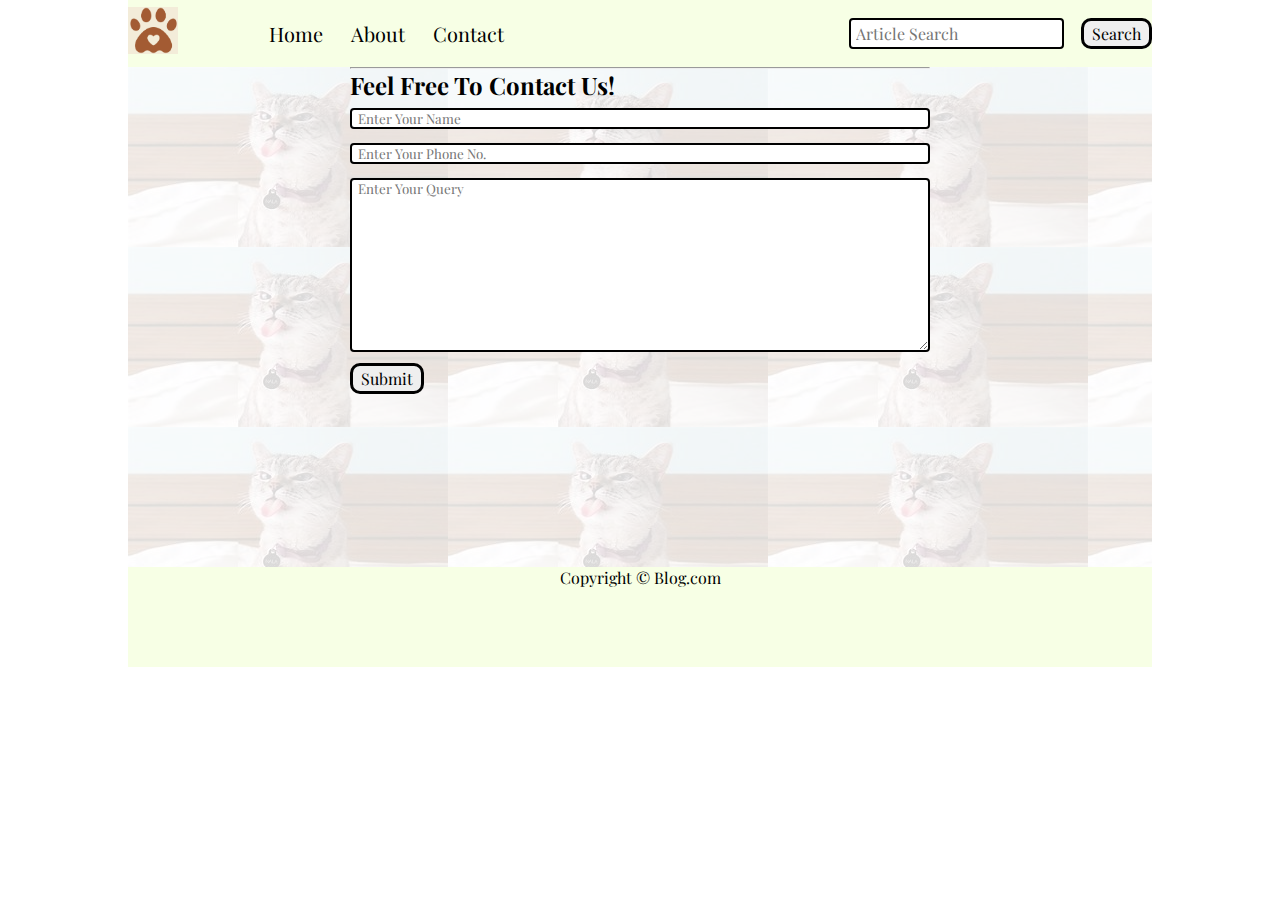
<file: blog-website/contact.html>
<!DOCTYPE html>
<html lang="en">
<head>
    <meta charset="UTF-8">
    <meta name="viewport" content="width=device-width, initial-scale=1.0">
    <title>Pawsome Whiskers</title>
    <link rel="stylesheet" href="css/utils.css">
    <link rel="stylesheet" href="css/styles.css">
    <link rel="stylesheet" href="css/contact.css">
    <link rel="stylesheet" href="css/mobile.css">
    <link href="https://cdn.jsdelivr.net/npm/bootstrap@5.3.0/dist/css/bootstrap.min.css" rel="stylesheet" integrity="sha384-9ndCyUaIbzAi2FUVXJi0CjmCapSmO7SnpJef0486qhLnuZ2cdeRhO02iuK6FUUVM" crossorigin="anonymous">
    <link rel="preconnect" href="https://fonts.googleapis.com">
    <link rel="preconnect" href="https://fonts.gstatic.com" crossorigin>
    <link href="https://fonts.googleapis.com/css2?family=Fasthand&family=Kalam:wght@300&family=Playfair+Display&display=swap" rel="stylesheet">
</head>
<body>
    <nav class="navigation max-width-1 m-auto">
        <div class="nav-left">
            <a href="/">
                <span><img src="images/v987-11a.jpg" alt="logo" width="50
                    px"></span>
            </a>
            <ul>
                <li><a href="/">Home</a></li>
                <li><a href="">About</a></li>
                <li><a href="./contact.html">Contact</a></li>
            </ul>
        </div>
        <div class="nav-right">
            <form action="/search.html" name="query" method="get">
                <input class="form-input" type="text" placeholder="Article Search">
                <button class="btn">Search</button>
            </form>
        </div>
    </nav>

    <div class="content-contact">
        <div class="max-width-1 m-auto"><hr>
            <h2>Feel Free To Contact Us!</h2>

        <div class="contact-form ">
            <div class="form-box">
                <input type="text" placeholder="Enter Your Name">
            </div>
            <div class="form-box">
                <input type="text" placeholder="Enter Your Phone No.">
            </div>
            <div class="form-box">
                <textarea type="text" name="" cols="25" rows="10" placeholder="Enter Your Query"></textarea>
            </div>
            <div class="form-box">
                <button class="btn">Submit</button>
            </div>
        </div>
    </div>
</div>

    <div class="footer max-width-1 m-auto">
        <p>Copyright &copy; Blog.com</p>
        <!-- <a href="https://www.vecteezy.com/vector-art/5022141-overhead-shot-of-man-working-on-laptop-flat-lay-top-view-office-table-home-learning-hand-typing-on-laptop">Credits:Vecteezy</a> -->
    </div>
    <script src="https://cdn.jsdelivr.net/npm/bootstrap@5.3.0/dist/js/bootstrap.bundle.min.js" integrity="sha384-geWF76RCwLtnZ8qwWowPQNguL3RmwHVBC9FhGdlKrxdiJJigb/j/68SIy3Te4Bkz" crossorigin="anonymous"></script>
</body>
</html>
</file>
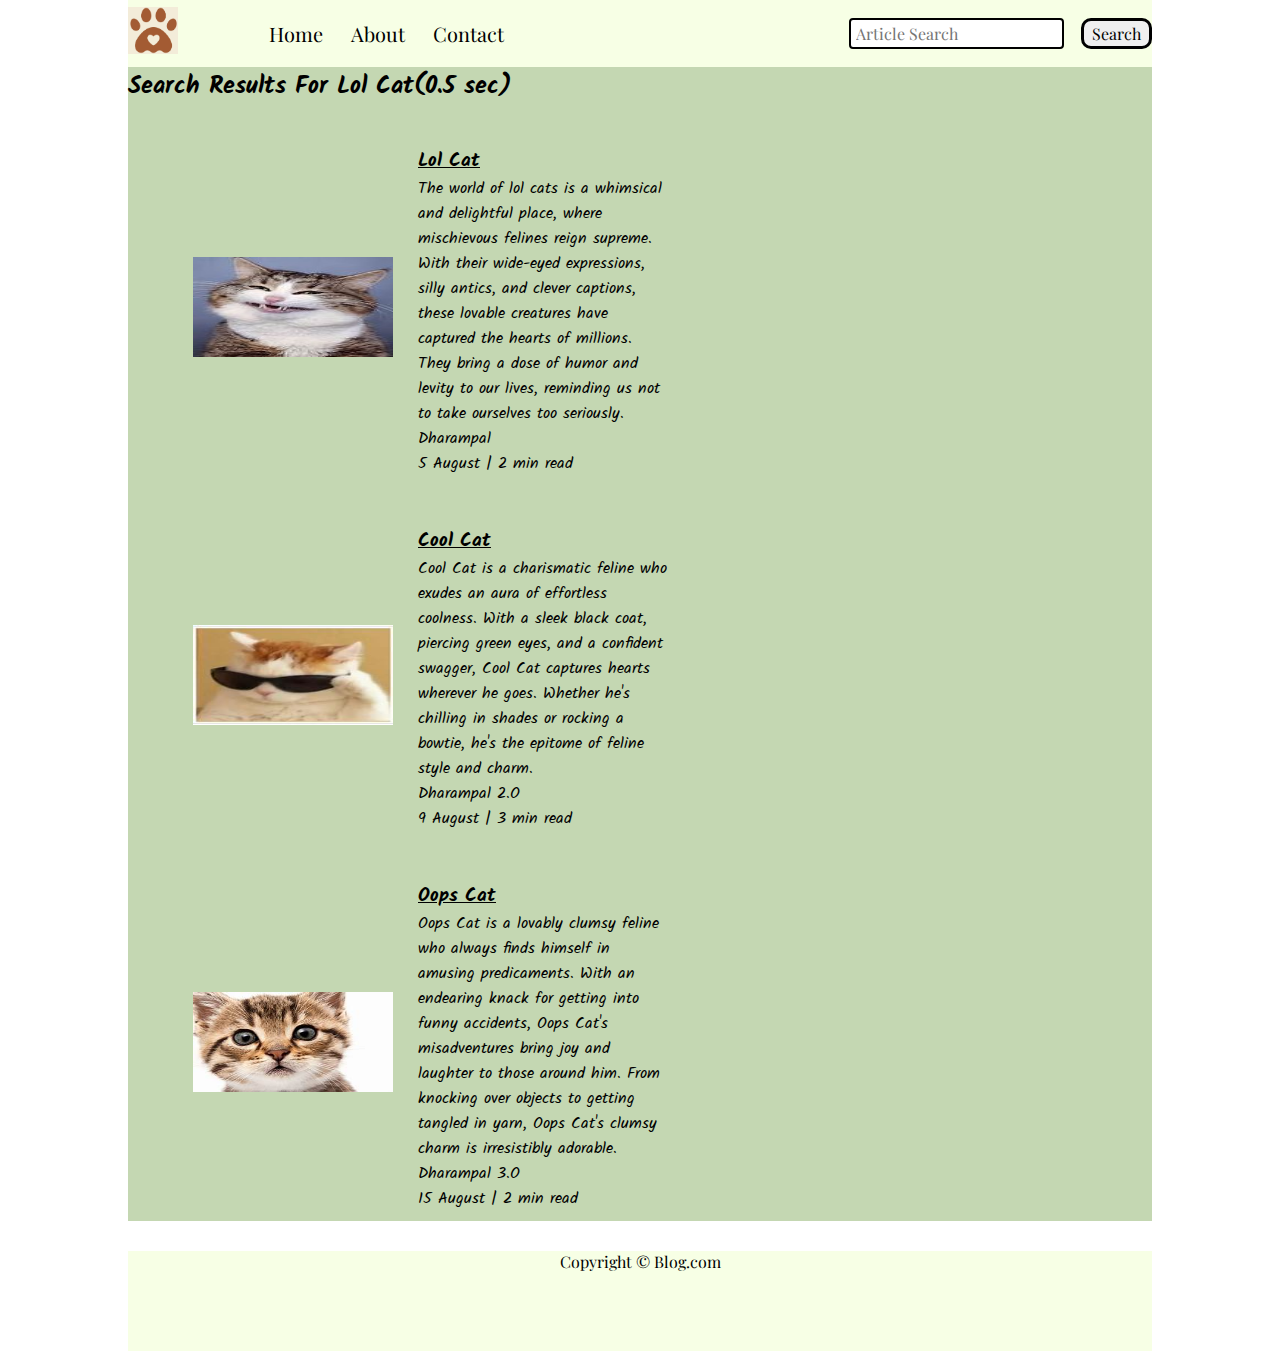
<file: blog-website/search.html>
<!DOCTYPE html>
<html lang="en">
<head>
    <meta charset="UTF-8">
    <meta name="viewport" content="width=device-width, initial-scale=1.0">
    <title>Pawsome Whiskers</title>
    <link rel="stylesheet" href="css/utils.css">
    <link rel="stylesheet" href="css/styles.css">
    <link rel="stylesheet" href="css/mobile.css">
    <link href="https://cdn.jsdelivr.net/npm/bootstrap@5.3.0/dist/css/bootstrap.min.css" rel="stylesheet" integrity="sha384-9ndCyUaIbzAi2FUVXJi0CjmCapSmO7SnpJef0486qhLnuZ2cdeRhO02iuK6FUUVM" crossorigin="anonymous">
    <link rel="preconnect" href="https://fonts.googleapis.com">
    <link rel="preconnect" href="https://fonts.gstatic.com" crossorigin>
    <link href="https://fonts.googleapis.com/css2?family=Fasthand&family=Kalam:wght@300&family=Playfair+Display&display=swap" rel="stylesheet">
</head>
<body>
    <nav class="navigation max-width-1 m-auto">
        <div class="nav-left">
            <a href="/">
                <span><img src="images/v987-11a.jpg" alt="logo" width="50
                    px"></span>
            </a>
            <ul>
                <li><a href="/">Home</a></li>
                <li><a href="">About</a></li>
                <li><a href="./contact.html">Contact</a></li>
            </ul>
        </div>
        <div class="nav-right">
            <form action="/search.html" name="query" method="get">
                <input class="form-input" type="text" placeholder="Article Search">
                <button class="btn">Search</button>
            </form>
        </div>
    </nav>
    <div class="home-articles max-width-1 m-auto font2">
        <h2>Search Results For Lol Cat(0.5 sec) </h2>
        <div class="home-article">
            <div class="home-article-img">
                <img src="images/th.jpg" alt="cat1">
            </div>
            <div class="home-article-content">
                <a href="./blog.html"><h3>Lol Cat</h3></a>
                <p>The world of lol cats is a whimsical and delightful place, where mischievous felines reign supreme. With their wide-eyed expressions, silly antics, and clever captions, these lovable creatures have captured the hearts of millions. They bring a dose of humor and levity to our lives, reminding us not to take ourselves too seriously. </p>
                <div>Dharampal</div>
                <span>5 August | 2 min read</span>
            </div>
        </div>

        <div class="home-article">
            <div class="home-article-img">
                <img src="images/th (2).jpg" alt="cat1">
            </div>
            <div class="home-article-content">
                <a href="/"><h3>Cool Cat</h3></a>
                <p>Cool Cat is a charismatic feline who exudes an aura of effortless coolness. With a sleek black coat, piercing green eyes, and a confident swagger, Cool Cat captures hearts wherever he goes. Whether he's chilling in shades or rocking a bowtie, he's the epitome of feline style and charm. </p>
                <div>Dharampal 2.O</div>
                <span>9 August | 3 min read</span>
            </div>
        </div>

        <div class="home-article">
            <div class="home-article-img">
                <img src="images/th (3).jpg" alt="cat1">
            </div>
            <div class="home-article-content">
                <a href="/"><h3>Oops Cat</h3></a>
                <p>Oops Cat is a lovably clumsy feline who always finds himself in amusing predicaments. With an endearing knack for getting into funny accidents, Oops Cat's misadventures bring joy and laughter to those around him. From knocking over objects to getting tangled in yarn, Oops Cat's clumsy charm is irresistibly adorable. </p>
                <div>Dharampal 3.O</div>
                <span>15 August | 2 min read</span>
            </div>
        </div>
    </div>
    <div class="footer max-width-1 m-auto">
        <p>Copyright &copy; Blog.com</p>
        <!-- <a href="https://www.vecteezy.com/vector-art/5022141-overhead-shot-of-man-working-on-laptop-flat-lay-top-view-office-table-home-learning-hand-typing-on-laptop">Credits:Vecteezy</a> -->
    </div>
    <script src="https://cdn.jsdelivr.net/npm/bootstrap@5.3.0/dist/js/bootstrap.bundle.min.js" integrity="sha384-geWF76RCwLtnZ8qwWowPQNguL3RmwHVBC9FhGdlKrxdiJJigb/j/68SIy3Te4Bkz" crossorigin="anonymous"></script>
</body>
</html>
</file>
<file: css/utils.css>
:root{
    --main-bg-color: brown;
}

.font1{
    font-family: 'Fasthand', cursive;
}

.font2{
    font-family: 'Kalam', cursive;
}

.font3{
    font-family: 'Playfair Display', serif;   
}

.max-width-1{
    max-width: 80vw;
}

.max-width-2{
    max-width: 60vw;
}

.m-auto{
    margin: auto;
}

.btn{
    padding: 2px 8px;
    border: 3px solid black;
    border-radius: 10px;
    font-family: 'Playfair Display', serif;
    font-size: 16px;
    cursor: pointer;
    transition: all 0.3s ease-in-out;
}

.btn:hover{
    color: beige;
    background-color: burlywood;
}

.form-input{
    padding: 3px 5px;
    font-size: 16px;
    border: 2px solid black;
    border-radius: 4px;
    margin: 0 13px;
    font-family: 'Playfair Display', serif;
}

.form-box{
    padding: 0px;
    /* z-index: -1; */
}

.form-box input{
    width: 44vw;
    padding: 0px 6px;
    margin: 7px 0;
    border-radius: 4px;
    border: 2px solid black;
    font-family: 'Playfair Display', serif;
}

.form-box textarea{
    width: 44vw;
    padding: 0px 6px;
    margin: 7px 0;
    border-radius: 4px;
    border: 2px solid black;
    font-family: 'Playfair Display', serif;
}
</file>
<file: css/styles.css>
/* font-family: 'Fasthand', cursive;
font-family: 'Kalam', cursive;
font-family: 'Playfair Display', serif; */

*{
    margin: 0;
    padding: 0;
}

.navigation{
    /* padding: 25px; */
    /* height: 100px; */
    background-color: #F7FFE5;
    /* padding: 20px; */
    /* background-color: aqua; */
    display: flex;
    justify-content: space-between;
    align-items: center;
    font-family: 'Playfair Display', serif;
}

.nav-left{
    font-size: 50px;
    display: flex;
}

.nav-left ul{
    display: flex;
    align-items: center;
    margin: 0 77px;
    font-size: 20px;
}

.nav-left ul li{
    list-style: none;
    margin: 0 14px;
    transition: all 0.3s ease-in-out;
}

.nav-left ul li a:hover{
    font-weight: bolder;
    color: burlywood;
}

.nav-left ul li a{
    list-style: none;
    text-decoration: none;
    color: black;
}

.nav-right{
    display: flex;
}

.content{
    /* margin-top: 15px; */
    /* height: 500px; */
    display: flex;
    /* background-color:#E1ECC8; */
    /* padding: 20px; */
    position: relative;
    z-index: 1;
    /* background-color:cadetblue; */
}

.content::after {
    content: "";
    background-image: url('../images/th\ \(1\).jpg');
    position: absolute;
    top: 0;
    left: 0;
    width: 100%;
    height: 100%;
    opacity: 0.15;
    z-index: -1;
}

.content-left{
    font-family: 'Kalam', cursive;
    width: 50%;
    display: flex;
    flex-direction: column;
    justify-content: center;
    padding: 50px;
    z-index: 1;
    /* align-items: center; */
}

.content-right{
    width: 50%;
    display: flex;
    justify-content: center;
    align-items: center;
}

.content-right img{
    /* height: 200px; */
    border: 3px solid black;
    border-radius: 100px;
}

.home-articles{
    /* display: flex; */
    background-color: #C4D7B2;
    /* padding: 20px; */
    position: relative;
}


.year-box{
    position: absolute;
    width: 250px;
    height: 250px;
    /* background-color: red; */
    right: 40px;
    top: 100px;
    cursor: pointer;
    font-size: 18px;
}

.year-box div{
    cursor: pointer;
    margin: 12px 0;
}

.year-box div input{
    cursor: pointer;
}

.home-article{
    width: 500px;
    display: flex;
    margin: 30px;
    padding: 10px;
}

.home-article-img{
    align-self: center;
    padding: 25px;
}

.home-article-img img{
    width: 200px;
    height: 100px;
}

.home-article-content a{
    color: black;
}

.footer{
    height: 100px;
    display: flex;
    flex-direction: column;
    align-items: center;
    /* background-color:cornflowerblue; */
    color: black;
    background-color: #F7FFE5;
    font-family: 'Playfair Display', serif;
    /* padding: 20px; */
}

.footer a{
    color: black;
}

.contact-form{
    height: 80vw;
}
</file>
<file: css/mobile.css>
@media screen and (max-width: 1200px) {
    .navigation {
      flex-direction: column;
      margin-bottom: 23px;
    }
  
    .nav-left {
      flex-direction: column;
      text-align: center;
    }

    .nav-right {
        display: flex;
        margin: 20px;
        padding: 0 200px;
        
    }
  
    .content-right {
      display: none;
    }
  
    .home-article{
        width: 90%;
        display: block;
        margin: 30px;
        padding: 10px;
    }
  
    .content-left{
        width: 100%;
    }
    .home-article-img {
      text-align:left;
    }
  
    .home-article img {
        width: 26vw;
    }
    .year-box {
      top: 25px;
      left: 60vw;
      font-size: 11px;
      display: flex;
    }
  
    .year-box div {
      padding: 0 3px;
      margin: 0;
    }
  
    
    .form-input {
      width: 50%;
      margin-bottom: 10px;
    }
    .form-box input,
    textarea {
      width: 66vw;
    }
    .row {
      flex-direction: column;
    }
    .social {
      padding: 0;
    }
    .post-img {
      height: auto;
    }
    .adjust-year {
      position: static;
      height: auto;
      padding: 12px 0px;
      display: flex;
      justify-content: flex-end;
      width: 100%;
    }
  }
</file>
<file: blog-website/css/utils.css>
:root{
    --main-bg-color: brown;
}

.font1{
    font-family: 'Fasthand', cursive;
}

.font2{
    font-family: 'Kalam', cursive;
}

.font3{
    font-family: 'Playfair Display', serif;   
}

.max-width-1{
    max-width: 80vw;
}

.max-width-2{
    max-width: 60vw;
}

.m-auto{
    margin: auto;
}

.btn{
    padding: 2px 8px;
    border: 3px solid black;
    border-radius: 10px;
    font-family: 'Playfair Display', serif;
    font-size: 16px;
    cursor: pointer;
    transition: all 0.3s ease-in-out;
}

.btn:hover{
    color: beige;
    background-color: burlywood;
}

.form-input{
    padding: 3px 5px;
    font-size: 16px;
    border: 2px solid black;
    border-radius: 4px;
    margin: 0 13px;
    font-family: 'Playfair Display', serif;
}

.form-box{
    padding: 0px;
    /* z-index: -1; */
}

.form-box input{
    width: 44vw;
    padding: 0px 6px;
    margin: 7px 0;
    border-radius: 4px;
    border: 2px solid black;
    font-family: 'Playfair Display', serif;
}

.form-box textarea{
    width: 44vw;
    padding: 0px 6px;
    margin: 7px 0;
    border-radius: 4px;
    border: 2px solid black;
    font-family: 'Playfair Display', serif;
}
</file>
<file: blog-website/css/styles.css>
/* font-family: 'Fasthand', cursive;
font-family: 'Kalam', cursive;
font-family: 'Playfair Display', serif; */

*{
    margin: 0;
    padding: 0;
}

.navigation{
    /* padding: 25px; */
    /* height: 100px; */
    background-color: #F7FFE5;
    /* padding: 20px; */
    /* background-color: aqua; */
    display: flex;
    justify-content: space-between;
    align-items: center;
    font-family: 'Playfair Display', serif;
}

.nav-left{
    font-size: 50px;
    display: flex;
}

.nav-left ul{
    display: flex;
    align-items: center;
    margin: 0 77px;
    font-size: 20px;
}

.nav-left ul li{
    list-style: none;
    margin: 0 14px;
    transition: all 0.3s ease-in-out;
}

.nav-left ul li a:hover{
    font-weight: bolder;
    color: burlywood;
}

.nav-left ul li a{
    list-style: none;
    text-decoration: none;
    color: black;
}

.nav-right{
    display: flex;
}

.content{
    /* margin-top: 15px; */
    /* height: 500px; */
    display: flex;
    /* background-color:#E1ECC8; */
    /* padding: 20px; */
    position: relative;
    z-index: 1;
    /* background-color:cadetblue; */
}

.content::after {
    content: "";
    background-image: url('../images/th\ \(1\).jpg');
    position: absolute;
    top: 0;
    left: 0;
    width: 100%;
    height: 100%;
    opacity: 0.15;
    z-index: -1;
}

.content-left{
    font-family: 'Kalam', cursive;
    width: 50%;
    display: flex;
    flex-direction: column;
    justify-content: center;
    padding: 50px;
    z-index: 1;
    /* align-items: center; */
}

.content-right{
    width: 50%;
    display: flex;
    justify-content: center;
    align-items: center;
}

.content-right img{
    /* height: 200px; */
    border: 3px solid black;
    border-radius: 100px;
}

.home-articles{
    /* display: flex; */
    background-color: #C4D7B2;
    /* padding: 20px; */
    position: relative;
}


.year-box{
    position: absolute;
    width: 250px;
    height: 250px;
    /* background-color: red; */
    right: 40px;
    top: 100px;
    cursor: pointer;
    font-size: 18px;
}

.year-box div{
    cursor: pointer;
    margin: 12px 0;
}

.year-box div input{
    cursor: pointer;
}

.home-article{
    width: 500px;
    display: flex;
    margin: 30px;
    padding: 10px;
}

.home-article-img{
    align-self: center;
    padding: 25px;
}

.home-article-img img{
    width: 200px;
    height: 100px;
}

.home-article-content a{
    color: black;
}

.footer{
    height: 100px;
    display: flex;
    flex-direction: column;
    align-items: center;
    /* background-color:cornflowerblue; */
    color: black;
    background-color: #F7FFE5;
    font-family: 'Playfair Display', serif;
    /* padding: 20px; */
}

.footer a{
    color: black;
}

.contact-form{
    height: 80vw;
}
</file>
<file: blog-website/css/mobile.css>
@media screen and (max-width: 1200px) {
    .navigation {
      flex-direction: column;
      margin-bottom: 23px;
    }
  
    .nav-left {
      flex-direction: column;
      text-align: center;
    }

    .nav-right {
        display: flex;
        margin: 20px;
        padding: 0 200px;
        
    }
  
    .content-right {
      display: none;
    }
  
    .home-article{
        width: 90%;
        display: block;
        margin: 30px;
        padding: 10px;
    }
  
    .content-left{
        width: 100%;
    }
    .home-article-img {
      text-align:left;
    }
  
    .home-article img {
        width: 26vw;
    }
    .year-box {
      top: 25px;
      left: 60vw;
      font-size: 11px;
      display: flex;
    }
  
    .year-box div {
      padding: 0 3px;
      margin: 0;
    }
  
    
    .form-input {
      width: 50%;
      margin-bottom: 10px;
    }
    .form-box input,
    textarea {
      width: 66vw;
    }
    .row {
      flex-direction: column;
    }
    .social {
      padding: 0;
    }
    .post-img {
      height: auto;
    }
    .adjust-year {
      position: static;
      height: auto;
      padding: 12px 0px;
      display: flex;
      justify-content: flex-end;
      width: 100%;
    }
  }
</file>
<file: css/blog.css>
.post-img{
    height: 800px;
    overflow: hidden;
}
.post-img img{
    width: 100%;
    /* height: 200px;
    width: 200px; */
}

.author-info{
    margin: 12px 0;
}

.author-info div{
    padding: 4px 0px;
    font-family: 'Fasthand', cursive;
}

.blog-post-meta{
    /* background-color: aqua; */
    display: flex;
    justify-content: space-between;
}

.blog-post-content{
    /* background-color: blueviolet; */
    font-family: 'Kalam', cursive;
    font-size: 20px;
}

.blog-post-content h1{
    text-align: center;
}

.row{
    display: flex;
}

.more-post{
    flex-direction: column;
    justify-content: center;
}
</file>
<file: css/contact.css>
.content-contact{
    font-family: 'Playfair Display', serif;
    /* margin-top: 15px; */
    height: 500px;
    display: flex;
    justify-content: center;
    /* background-color:#E1ECC8; */
    /* padding: 20px; */
    position: relative;
    /* background-color:cadetblue; */
    overflow: hidden;
    
}

.content-contact::after{
    content: "";
    position: absolute;
    width: 80vw;
    height: inherit;
    opacity:0.15 ;
    z-index: -1;
    background-image: url('../images/th\ \(1\).jpg');
}
</file>
<file: blog-website/css/blog.css>
.post-img{
    height: 800px;
    overflow: hidden;
}
.post-img img{
    width: 100%;
    /* height: 200px;
    width: 200px; */
}

.author-info{
    margin: 12px 0;
}

.author-info div{
    padding: 4px 0px;
    font-family: 'Fasthand', cursive;
}

.blog-post-meta{
    /* background-color: aqua; */
    display: flex;
    justify-content: space-between;
}

.blog-post-content{
    /* background-color: blueviolet; */
    font-family: 'Kalam', cursive;
    font-size: 20px;
}

.blog-post-content h1{
    text-align: center;
}

.row{
    display: flex;
}

.more-post{
    flex-direction: column;
    justify-content: center;
}
</file>
<file: blog-website/css/contact.css>
.content-contact{
    font-family: 'Playfair Display', serif;
    /* margin-top: 15px; */
    height: 500px;
    display: flex;
    justify-content: center;
    /* background-color:#E1ECC8; */
    /* padding: 20px; */
    position: relative;
    /* background-color:cadetblue; */
    overflow: hidden;
    
}

.content-contact::after{
    content: "";
    position: absolute;
    width: 80vw;
    height: inherit;
    opacity:0.15 ;
    z-index: -1;
    background-image: url('../images/th\ \(1\).jpg');
}
</file>
